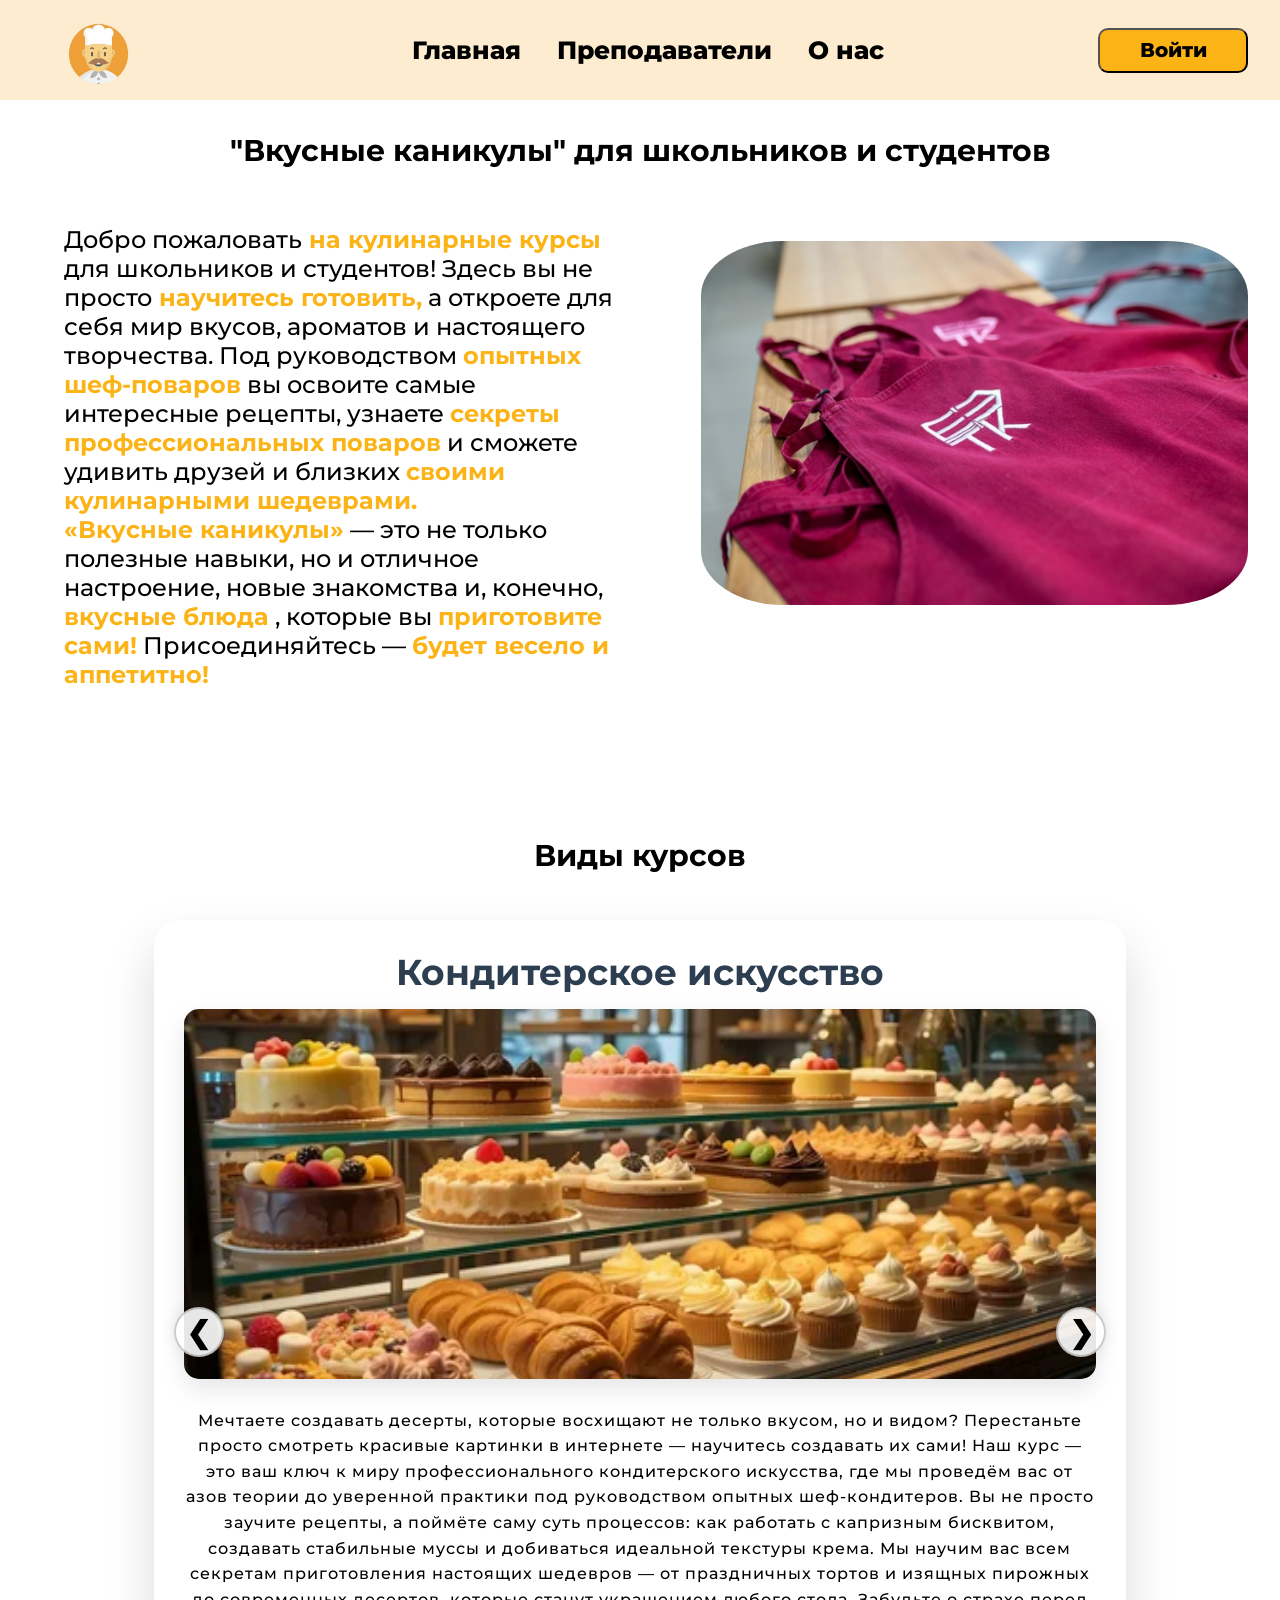
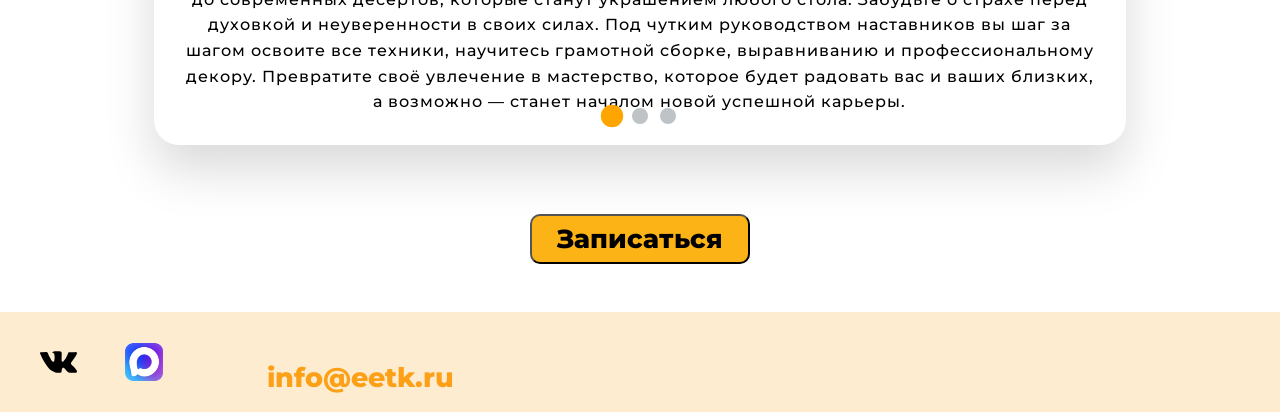
<file: index.html>
<!DOCTYPE html>
<html lang="ru">
<head>
    <meta charset="UTF-8">
    <meta name="viewport" content="width=device-width, initial-scale=1.0">
    <link rel="stylesheet" href="css/style.css">
    <link rel="stylesheet" href="css/form.css">
    <title>Вкусные каникулы</title>
    <script src="js/header-logic.js"></script>
    <script src="js/main.js"></script>
</head>
<body>
<div class="container">
    <header>
        <a href="./index.html" class="logo-a"><img src="img/logo.jpg" alt="logo" class="logo" id="#!"></a>
        <div class="menu">
            <ul class="nav">
                <a href="./index.html">
                    <li>Главная</li>
                </a>
                <a href="./teacher.html">
                    <li>Преподаватели</li>
                </a>
                <a href="./about.html">
                    <li>О нас</li>
                </a>
                <a id="accountLink" href="./account.html">
                    <li>Личный кабинет</li>
                </a>
                <a id="adminLink" href="./admin.html">
                    <li>Панель администратора</li>
                </a>
            </ul>
        </div>
        <div class="loginquit">
            <a id="loginButton" href="./login.html">
                <button type="submit" class="button">Войти</button>
            </a>
            <a id="quitButton" href="#!">
                <button type="submit" class="button">Выйти</button>
            </a>
        </div>
    </header>
    <main>
        <section class="kurs" id="kurs">
            <h1 class="kurs-prev">"Вкусные каникулы" для школьников и студентов</h1>
            <div class="kurs-info">
                <p class="kurs-text">Добро пожаловать<span class="orange"> на кулинарные курсы</span> для школьников и
                    студентов! Здесь вы не просто<span class="orange"> научитесь готовить,</span> а откроете для себя
                    мир вкусов, ароматов и настоящего творчества. Под руководством <span class="orange"> опытных шеф-поваров</span>
                    вы освоите самые интересные рецепты, узнаете <span
                            class="orange"> секреты профессиональных поваров</span> и сможете удивить друзей и близких
                    <span class="orange"> своими кулинарными шедеврами.</span> <br> <span class="orange">«Вкусные каникулы»</span>
                    — это не только полезные навыки, но и отличное настроение, новые знакомства и, конечно, <span
                            class="orange">вкусные блюда</span> , которые вы <span
                            class="orange"> приготовите сами!</span> Присоединяйтесь — <span class="orange">будет весело и аппетитно!</span>
                </p>
                <img src="img/mainer.jpg" alt="kurs" class="img-kurs">
            </div>
        </section>

        <h1 class="kurs-prev">Виды курсов</h1>
        <section class="slider-body">
            <div class="slider-container">
                <div class="slider">
                    <div class="slide active">
                        <h2>Кондитерское искусство</h2>
                        <img src="img/konditer.jpg" alt="Курс по кондитерству">
                        <p>Мечтаете создавать десерты, которые восхищают не только вкусом, но и видом? Перестаньте
                            просто смотреть красивые картинки в интернете — научитесь создавать их сами! Наш курс — это
                            ваш ключ к миру профессионального кондитерского искусства, где мы проведём вас от азов
                            теории до уверенной практики под руководством опытных шеф-кондитеров. Вы не просто заучите
                            рецепты, а поймёте саму суть процессов: как работать с капризным бисквитом, создавать
                            стабильные муссы и добиваться идеальной текстуры крема. Мы научим вас всем секретам
                            приготовления настоящих шедевров — от праздничных тортов и изящных пирожных до современных
                            десертов, которые станут украшением любого стола. Забудьте о страхе перед духовкой и
                            неуверенности в своих силах. Под чутким руководством наставников вы шаг за шагом освоите все
                            техники, научитесь грамотной сборке, выравниванию и профессиональному декору. Превратите
                            своё увлечение в мастерство, которое будет радовать вас и ваших близких, а возможно — станет
                            началом новой успешной карьеры.</p>
                    </div>

                    <div class="slide">
                        <h2>Современная выпечка</h2>
                        <img src="img/pe.webp" alt="Курс по выпечке">
                        <p>Устали от бабушкиных рецептов и хочется чего-то по-настоящему крутого и актуального? Хватит
                            мечтать о красивых десертах из соцсетей — пора научиться их готовить! Наш курс «Современная
                            выпечка» — это не про скучные пирожки, а про тренды, стиль и вкусы, которые взрывают
                            интернет. Мы научим тебя работать с самыми модными видами теста: от нежнейшего японского
                            бисквита «Кастелла» и хрустящих краффинов до идеальных чизкейков и воздушных макаронс. Ты
                            поймёшь, как добиться той самой текстуры и вкуса, за которыми раньше приходилось идти в
                            дорогую кофейню. Это твой шанс стать настоящим десертным трендсеттером! Забудь про готовые
                            смеси — мы покажем, как создавать авторские десерты, которые будут только у тебя. Ты сможешь
                            удивлять друзей на тусовках, готовить стильные подарки для родителей и собирать сотни лайков
                            в соцсетях своими кулинарными шедеврами. Преврати своё увлечение в модный навык, который
                            выделит тебя из толпы. Это отличный способ отдохнуть от учёбы, найти креативное хобби и,
                            возможно, даже начать свой собственный проект. Удивлять близких теперь можно не просто
                            пирогом, а настоящим произведением кондитерского искусства.</p>
                    </div>

                    <div class="slide">
                        <h2>Декор и оформление</h2>
                        <img src="img/dekor.jpg" alt="Курс по декору">
                        <p>Вы научитесь готовить и правильно использовать различные виды кремов — от нежных сливочных до
                            плотных масляных, освоите техники окрашивания, выравнивания тортов и создания классических
                            украшений, таких как цветы, бордюры и рельефные узоры. Отдельное внимание уделяется работе с
                            шоколадом: вы узнаете секреты темперирования, научитесь создавать изящные фигуры, ажурные
                            элементы, шоколадные вуали и эффектные подтёки, которые придают торту современный и стильный
                            вид. Работа с мастикой и сахарной пастой откроет для вас безграничные возможности для
                            творчества: вы сможете обтягивать торты, лепить объёмные фигурки, создавать реалистичные
                            цветы и сложные текстуры, превращая каждый десерт в произведение искусства. Курс сочетает в
                            себе теоретические знания и интенсивную практику под руководством опытного наставника. Вы не
                            только освоите технические приёмы, но и разовьёте чувство композиции, научитесь гармонично
                            сочетать цвета и реализовывать собственные творческие идеи. Этот курс станет отличной
                            основой для тех, кто хочет превратить увлечение в профессию, а также для всех, кто мечтает
                            радовать себя и близких уникальными и красивыми тортами для любого праздника.</p>
                    </div>


                    <button class="nav-button prev" onclick="prevSlide()">❮</button>
                    <button class="nav-button next" onclick="nextSlide()">❯</button>

                    <div class="indicators">
                        <span class="dot active" onclick="currentSlide(1)"></span>
                        <span class="dot" onclick="currentSlide(2)"></span>
                        <span class="dot" onclick="currentSlide(3)"></span>
                    </div>

                </div>
            </div>
        </section>
        <div class="button-types">
            <a href="./login.html">
                <button type="submit" class="button-type2">Записаться</button>
            </a>
        </div>

        <script>
            let slideIndex = 1;
            showSlides(slideIndex);

            function plusSlides(n) {
                showSlides(slideIndex += n);
            }

            function currentSlide(n) {
                showSlides(slideIndex = n);
            }

            function prevSlide() {
                plusSlides(-1);
            }

            function nextSlide() {
                plusSlides(1);
            }

            function showSlides(n) {
                const slides = document.querySelectorAll('.slide');
                const dots = document.querySelectorAll('.dot');

                if (n > slides.length) {
                    slideIndex = 1;
                }
                if (n < 1) {
                    slideIndex = slides.length;
                }

                slides.forEach((slide, i) => {
                    slide.style.display = (i === slideIndex - 1) ? 'block' : 'none';
                });

                dots.forEach((dot, i) => {
                    dot.classList.toggle('active', i === slideIndex - 1);
                });
            }
        </script>

    </main>
    <footer class="footer">
        <div class="footer-link">
            <ul class="app">
                <li><a href="#!"><img src="img/vkon.svg" alt="vk"></a></li>
                <li><a href="#!"><img src="img/max.jpg" alt="wapp" class="max"></a></li>
                <p class="fotter-p">info@eetk.ru</p>
            </ul>
        </div>
    </footer>


</div>
</body>
</html>
</file>
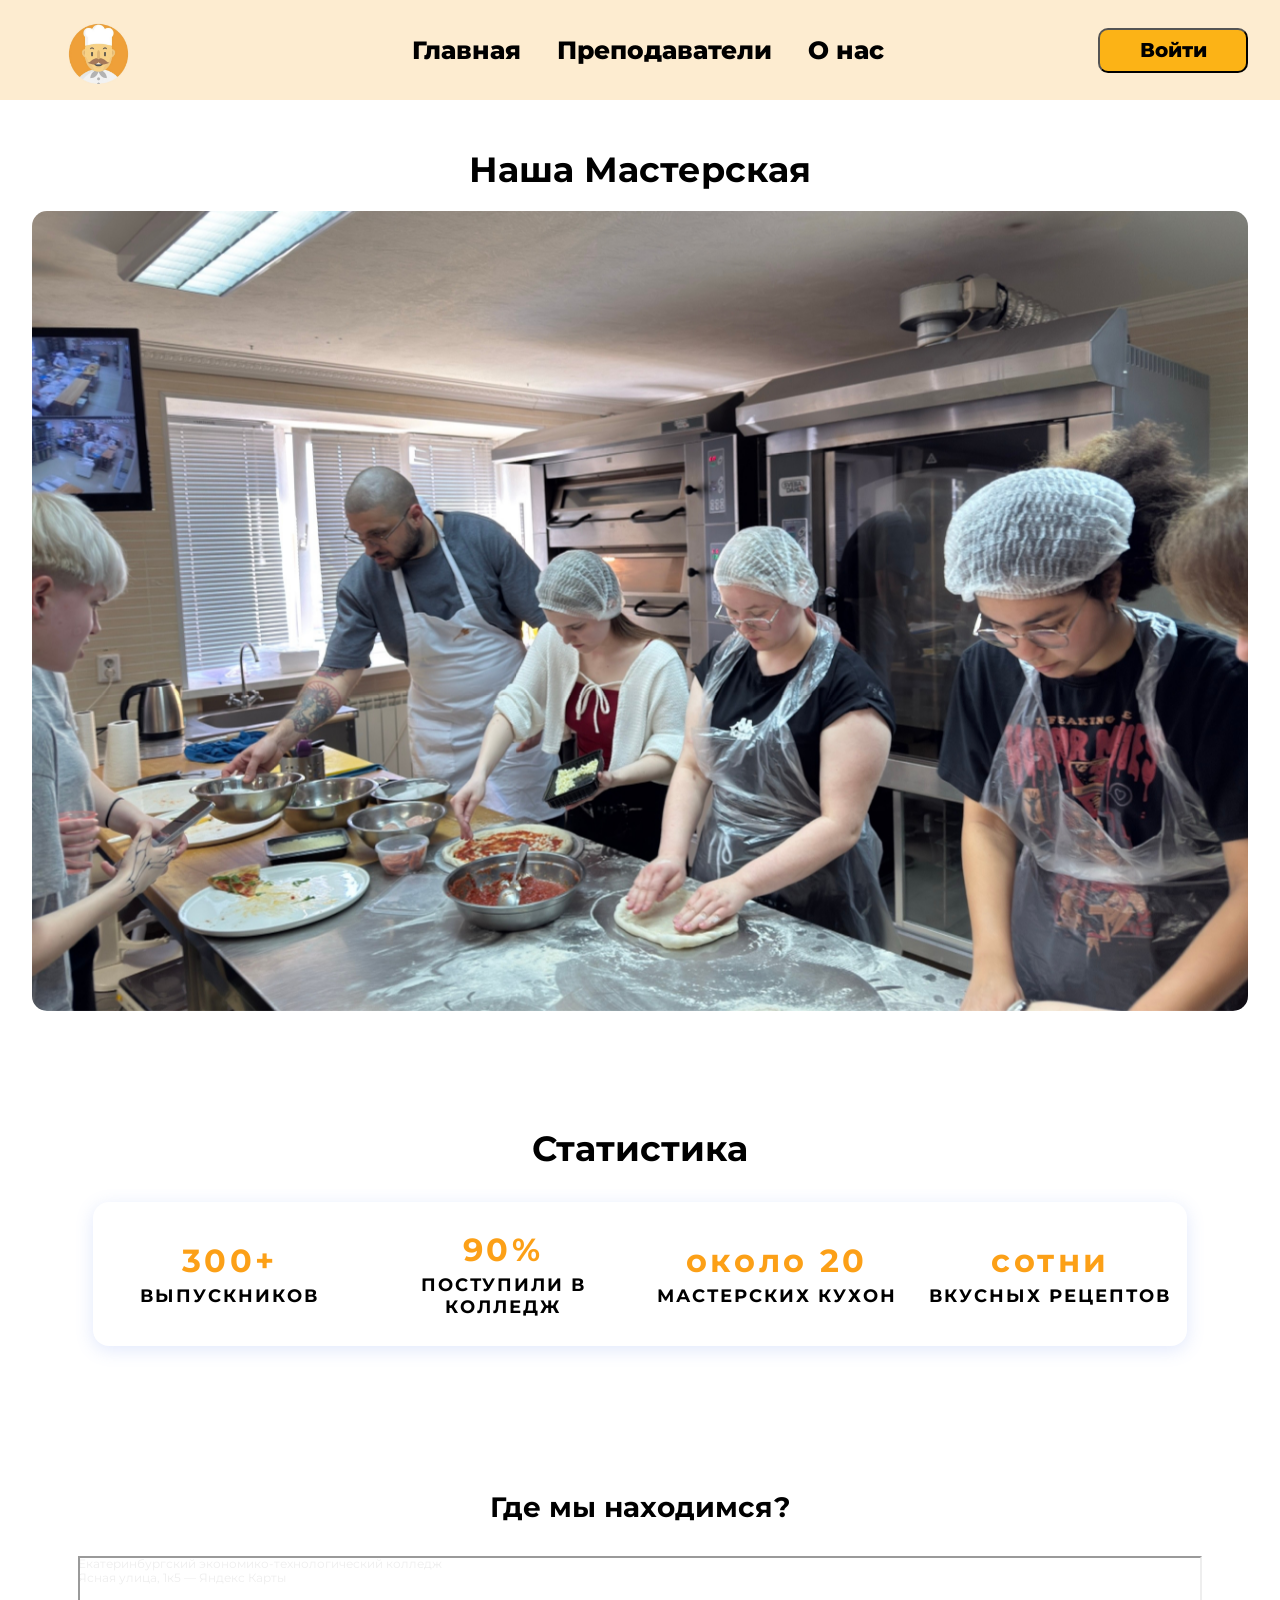
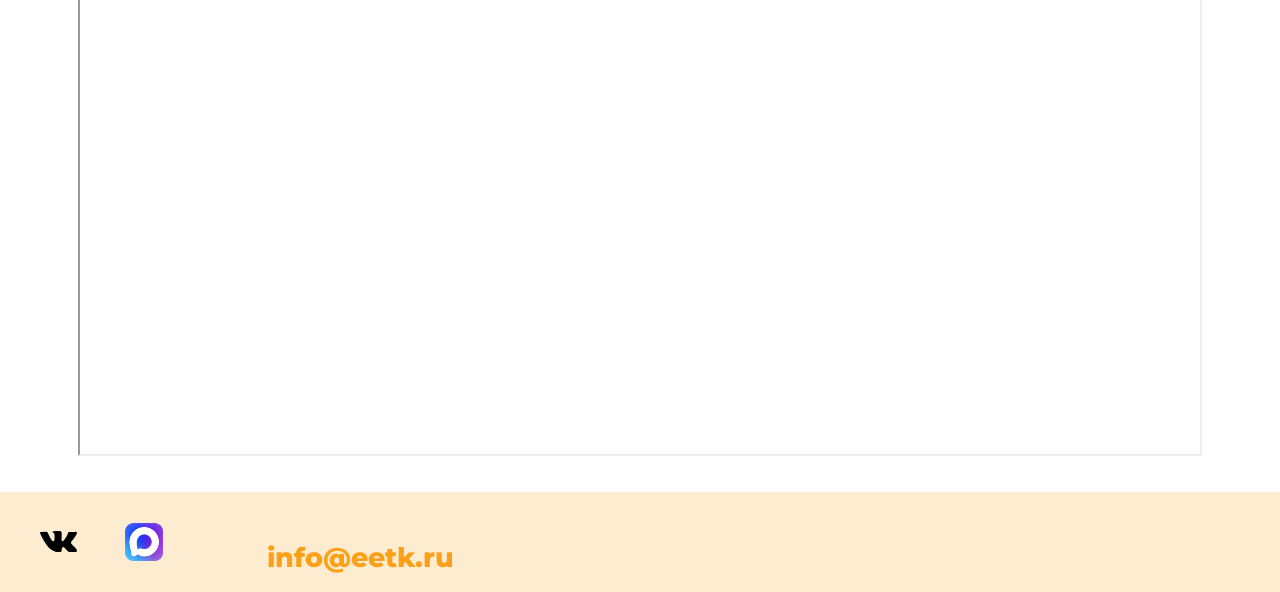
<file: about.html>
<!DOCTYPE html>
<html lang="ru">
<head>
    <meta charset="UTF-8">
    <meta name="viewport" content="width=device-width, initial-scale=1.0">
    <link rel="stylesheet" href="css/style.css">
    <link rel="stylesheet" href="swiper/swiper-bundle.min.css">
    <title>Вкусные каникулы</title>
    <script src="swiper/swiper-bundle.js"></script>
    <script src="js/header-logic.js"></script>
    <script src="js/swiper.js"></script>
    <script src="js/main.js"></script>
</head>
<body>
<div class="container">
    <header>
        <a href="./index.html" class="logo-a"><img src="img/logo.jpg" alt="logo" class="logo" id="#!"></a>
        <div class="menu">
            <ul class="nav">
                <a href="./index.html">
                    <li>Главная</li>
                </a>
                <a href="./teacher.html">
                    <li>Преподаватели</li>
                </a>
                <a href="./about.html">
                    <li>О нас</li>
                </a>
                <a id="accountLink" href="./account.html">
                    <li>Личный кабинет</li>
                </a>
                <a id="adminLink" href="./admin.html">
                    <li>Панель администратора</li>
                </a>
            </ul>
        </div>
        <div class="loginquit">
            <a id="loginButton" href="./login.html">
                <button type="submit" class="button">Войти</button>
            </a>
            <a id="quitButton" href="#!">
                <button type="submit" class="button">Выйти</button>
            </a>
        </div>
    </header>
    <main>
        <section calss="about-slider" id="us">
            <h1 class="swiper-preview">Наша Мастерская</h1>
            <div class="mySwiper swiper">
                <div class="swiper-wrapper">
                    <div class="swiper-img swiper-slide"><img src="img/slider1.jpg" alt="swiper1"></div>
                    <div class="swiper-img swiper-slide"><img src="img/slider2.jpg" alt="swiper2"></div>
                    <div class="swiper-img swiper-slide"><img src="img/slider3.jpg" alt="swiper4"></div>
                    <div class="swiper-img swiper-slide"><img src="img/slider4.jpg" alt="swiper5"></div>
                    <div class="swiper-img swiper-slide"><img src="img/slider5.jpg" alt="swiper6"></div>
                    <div class="swiper-img swiper-slide"><img src="img/slider6.jpg" alt="swiper7"></div>
                    <div class="swiper-img swiper-slide"><img src="img/slider.jpg" alt="swiper8"></div>
                </div>
            </div>
        </section>
        <section class="review" id="review">
            <h1 class="review-preview">Статистика</h1>
            <div class="review__statistics__inner">
                <div class="review__item">
                    <h2 class="review__item-title">300+</h2>
                    <p class="review__item-text">выпускников</p>
                </div>
                <div class="review__item">
                    <h2 class="review__item-title">90%</h2>
                    <p class="review__item-text">поступили в колледж</p>
                </div>
                <div class="review__item">
                    <h2 class="review__item-title">около 20</h2>
                    <p class="review__item-text">мастерских кухон</p>
                </div>
                <div class="review__item">
                    <h2 class="review__item-title">сотни</h2>
                    <p class="review__item-text">вкусных рецептов</p>
                </div>
            </div>
        </section>
        <h2 class="swiper-h">Где мы находимся?</h2>
        <div style="position:relative;overflow:hidden; margin-top: 1rem; margin-bottom: 2rem; text-align: center; margin-left: 1rem; margin-right: 1rem;">
            <a href="https://yandex.ru/maps/54/yekaterinburg/?utm_medium=mapframe&utm_source=maps"
               style="color:#eee;font-size:12px;position:absolute;top:0px;">Екатеринбургский экономико-технологический
                колледж</a><a
                href="https://yandex.ru/maps/54/yekaterinburg/house/yasnaya_ulitsa_1k5/YkkYcw9lT0AEQFtsfXRwdH1kZw==/?ll=60.585707%2C56.815125&utm_medium=mapframe&utm_source=maps&z=18.33"
                style="color:#eee;font-size:12px;position:absolute;top:14px;">Ясная улица, 1к5 — Яндекс Карты</a>
            <iframe src="https://yandex.ru/map-widget/v1/?ll=60.585707%2C56.815125&mode=search&ol=geo&ouri=ymapsbm1%3A%2F%2Fgeo%3Fdata%3DCgg1NjA3MzM0MRJs0KDQvtGB0YHQuNGPLCDQodCy0LXRgNC00LvQvtCy0YHQutCw0Y8g0L7QsdC70LDRgdGC0YwsINCV0LrQsNGC0LXRgNC40L3QsdGD0YDQsywg0K_RgdC90LDRjyDRg9C70LjRhtCwLCAx0Lo1IgoNtldyQhW9QmNC&z=18.33"
                    width="90%" height="500" allowfullscreen="true" style="position:relative;"></iframe>
        </div>
    </main>
    <footer class="footer">
        <div class="footer-link">
            <ul class="app">
                <li><a href="#!"><img src="img/vkon.svg" alt="vk" class="vk"></a></li>
                <li><a href="#!"><img src="img/max.jpg" alt="wapp" class="max"></a></li>
                <p class="fotter-p">info@eetk.ru</p>
            </ul>

        </div>
    </footer>
</div>
</body>
</html>
</file>
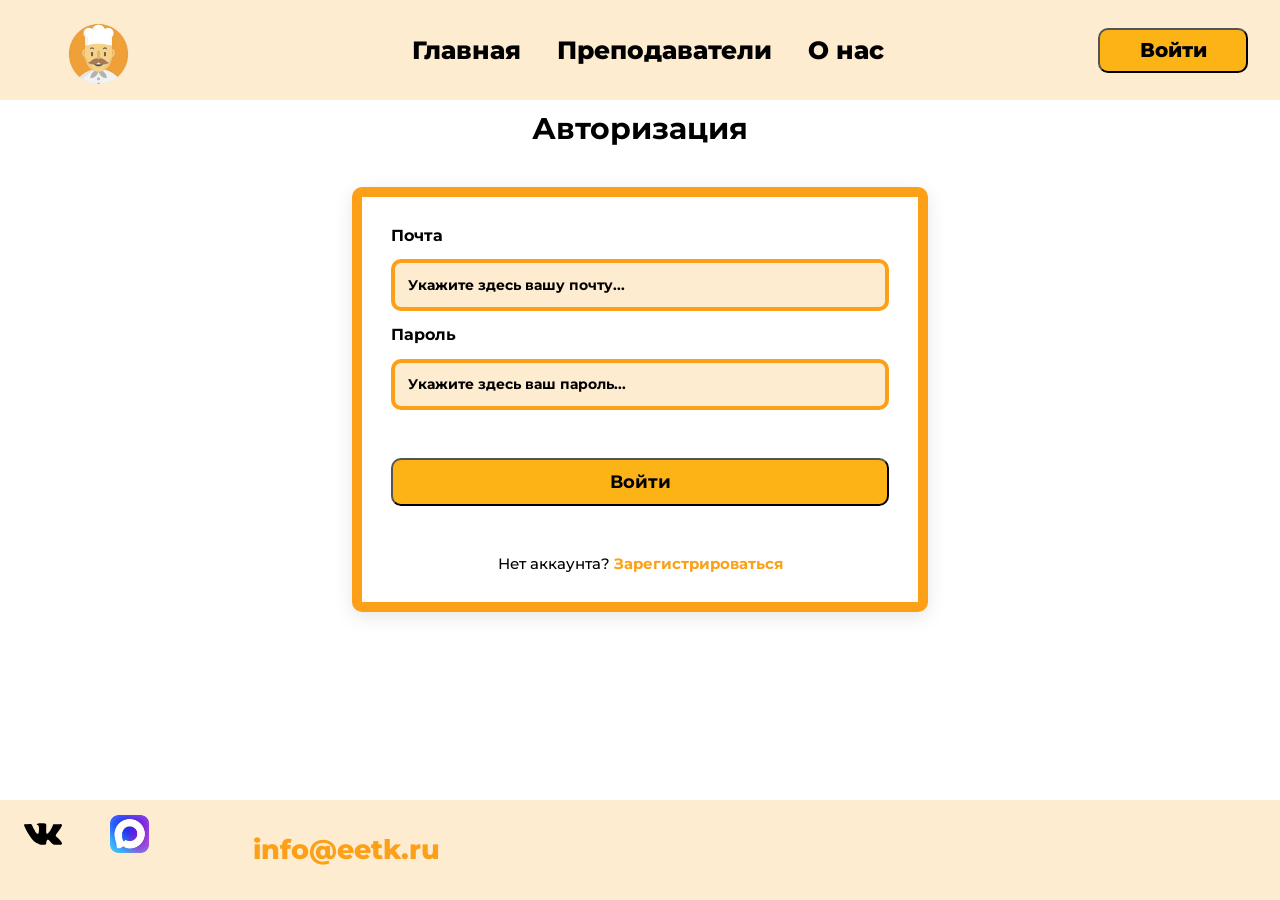
<file: account.html>
<!DOCTYPE html>
<html lang="ru">
<head>
    <meta charset="UTF-8">
    <meta name="viewport" content="width=device-width, initial-scale=1.0">
    <link rel="stylesheet" href="css/style.css">
    <link rel="stylesheet" href="css/form.css">
    <title>Личный кабинет Вкусные каникулы</title>
    <script src="js/tester/login-test.js"></script>
    <script type="module" src="js/getter/account-getter-order.js"></script>
    <script type="module" src="js/form-logic/account-add-order-form.js"></script>
    <script src="js/header-logic.js"></script>
    <script src="js/main.js"></script>
</head>
<body>
<div class="container">
    <header>
        <a href="./index.html" class="logo-a"><img src="img/logo.jpg" alt="logo" class="logo" id="#!"></a>
        <div class="menu">
            <ul class="nav">
                <a href="./index.html">
                    <li>Главная</li>
                </a>
                <a href="./teacher.html">
                    <li>Преподаватели</li>
                </a>
                <a href="./about.html">
                    <li>О нас</li>
                </a>
                <a id="accountLink" href="./account.html">
                    <li>Личный кабинет</li>
                </a>
                <a id="adminLink" href="./admin.html">
                    <li>Панель администратора</li>
                </a>
            </ul>
        </div>
        <div class="loginquit">
            <a id="loginButton" href="./login.html">
                <button type="submit" class="button">Войти</button>
            </a>
            <a id="quitButton" href="#!">
                <button type="submit" class="button">Выйти</button>
            </a>
        </div>
    </header>
    <main>
        <h1 class="kurs-prev2">Личный кабинет</h1>
        <div class="user-info-bar">
            Вы вошли как: <b id="userEmail">...</b>
            | Возраст: <b id="userAge">...</b>
        </div>
        <section class="add">
            <h2 class="kurs-h2">Подать заявку</h2>
            <form id="order-form" class="form2">
                <div class="form-inputs">
                    Категория<select id="productName" required>
                    <option value="Дошкольник">Дошкольник</option>
                    <option value="Школьник">Школьник</option>
                    <option value="Студент">Студент</option>
                </select>
                    Выбор курса<select name="курс" id="kurs" required>
                    <option value="Кондитерское искусство">Кондитерское искусство</option>
                    <option value="Современная выпечка">Современная выпечка</option>
                    <option value="Декор и оформление">Декор и оформление</option>
                </select>
                </div>
                <button class="button-form" type="submit">Отправить</button>
            </form>
        </section>
        <section class="add2">
            <h2 class="kurs-h2">Ваши заявки</h2>
            <div class="table-kurs">
                <div id="myOrdersInner">

                </div>
            </div>

        </section>
    </main>
    <footer class="footer2">
        <div class="footer-link">
            <ul class="app">
                <li>
                    <a href="#!"><img src="img/vkon.svg" alt="vk"></a>
                </li>
                <li>
                    <a href="#!"><img src="img/max.jpg" alt="wapp" class="max"></a>
                </li>
                <p class="fotter-p">info@eetk.ru</p>
            </ul>
        </div>
    </footer>
</div>
</body>
</html>
</file>
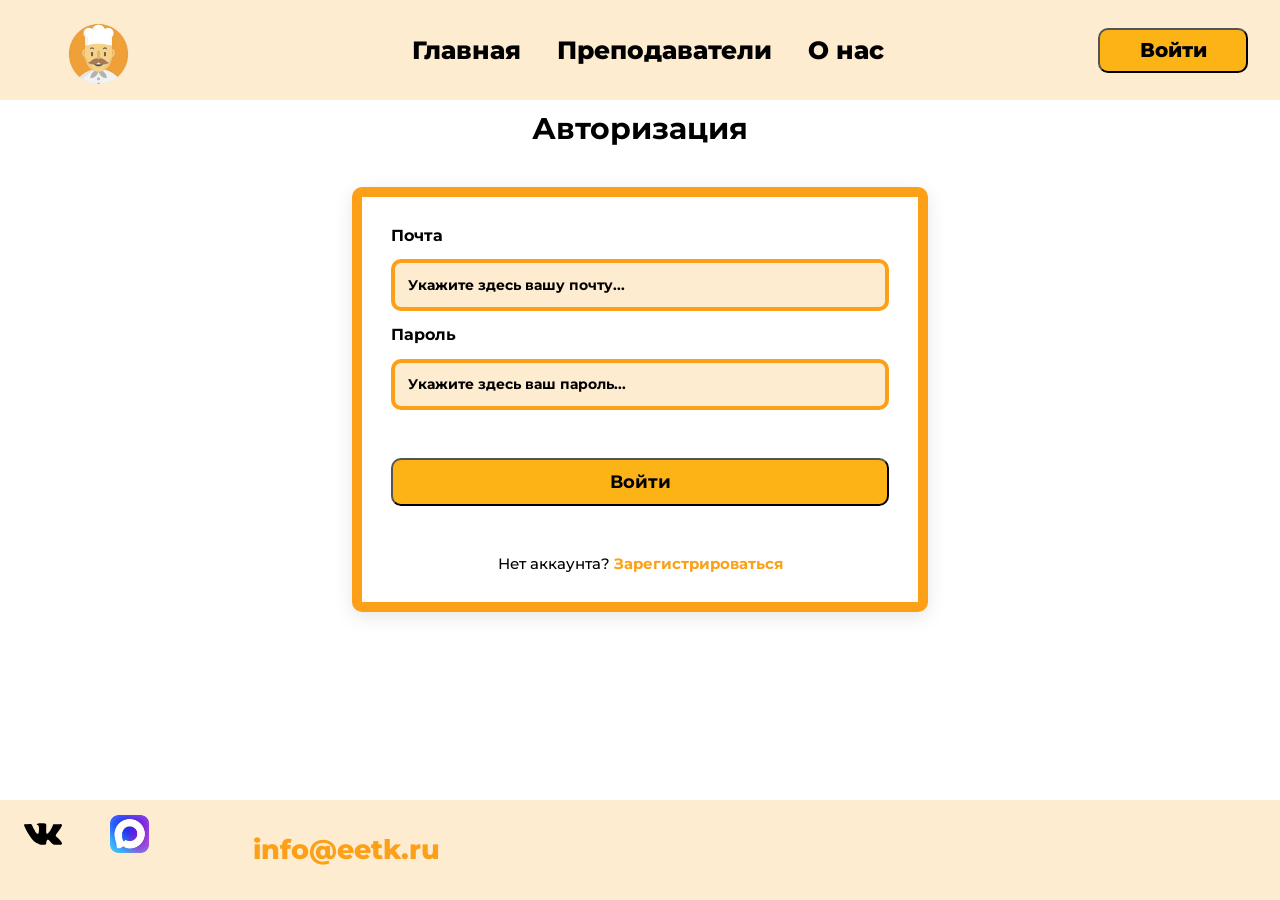
<file: login.html>
<!DOCTYPE html>
<html lang="ru">
<head>
    <meta charset="UTF-8">
    <meta name="viewport" content="width=device-width, initial-scale=1.0">
    <link rel="stylesheet" href="css/style.css">
    <link rel="stylesheet" href="css/form.css">
    <title>Авторизация в Вкусные каникулы</title>
    <script  type="module" src="js/form-logic/login-form.js"></script>
    <script src="js/header-logic.js"></script>
    <script src="js/main.js"></script>
</head>
<body>
<div class="container">
    <header>
        <a href="./index.html" class="logo-a"><img src="img/logo.jpg" alt="logo" class="logo" id="#!"></a>
        <div class="menu">
            <ul class="nav">
                <a href="./index.html">
                    <li>Главная</li>
                </a>
                <a href="./teacher.html">
                    <li>Преподаватели</li>
                </a>
                <a href="./about.html">
                    <li>О нас</li>
                </a>
                <a id="accountLink" href="./account.html">
                    <li>Личный кабинет</li>
                </a>
                <a id="adminLink" href="./admin.html">
                    <li>Панель администратора</li>
                </a>
            </ul>
        </div>
        <div class="loginquit">
            <a id="loginButton" href="./login.html">
                <button type="submit" class="button">Войти</button>
            </a>
            <a id="quitButton" href="#!">
                <button type="submit" class="button">Выйти</button>
            </a>
        </div>
    </header>
    <h1 class="kurs-prev2">Авторизация</h1>
    <form id="login-form" class="form2">
        <div class="form-inputs">
            Почта<input type="email" minlength="6" required id="email" placeholder="Укажите здесь вашу почту...">
            Пароль<input type="password" id="pass" required placeholder="Укажите здесь ваш пароль...">
        </div>
        <button class="button-form" type="submit">Войти</button>
        <p>Нет аккаунта?
            <a href="reg.html" class="form-a">Зарегистрироваться</a>
        </p>
    </form>
    <footer class="footer-login">
        <div class="footer-link">
            <ul class="app">
                <li>
                    <a href="#!"><img src="img/vkon.svg" alt="vk"></a>
                </li>
                <li>
                    <a href="#!"><img src="img/max.jpg" alt="wapp" class="max"></a>
                </li>
                <p class="fotter-p">info@eetk.ru</p></ul>
        </div>
    </footer>
</div>
</body>
</html>
</file>
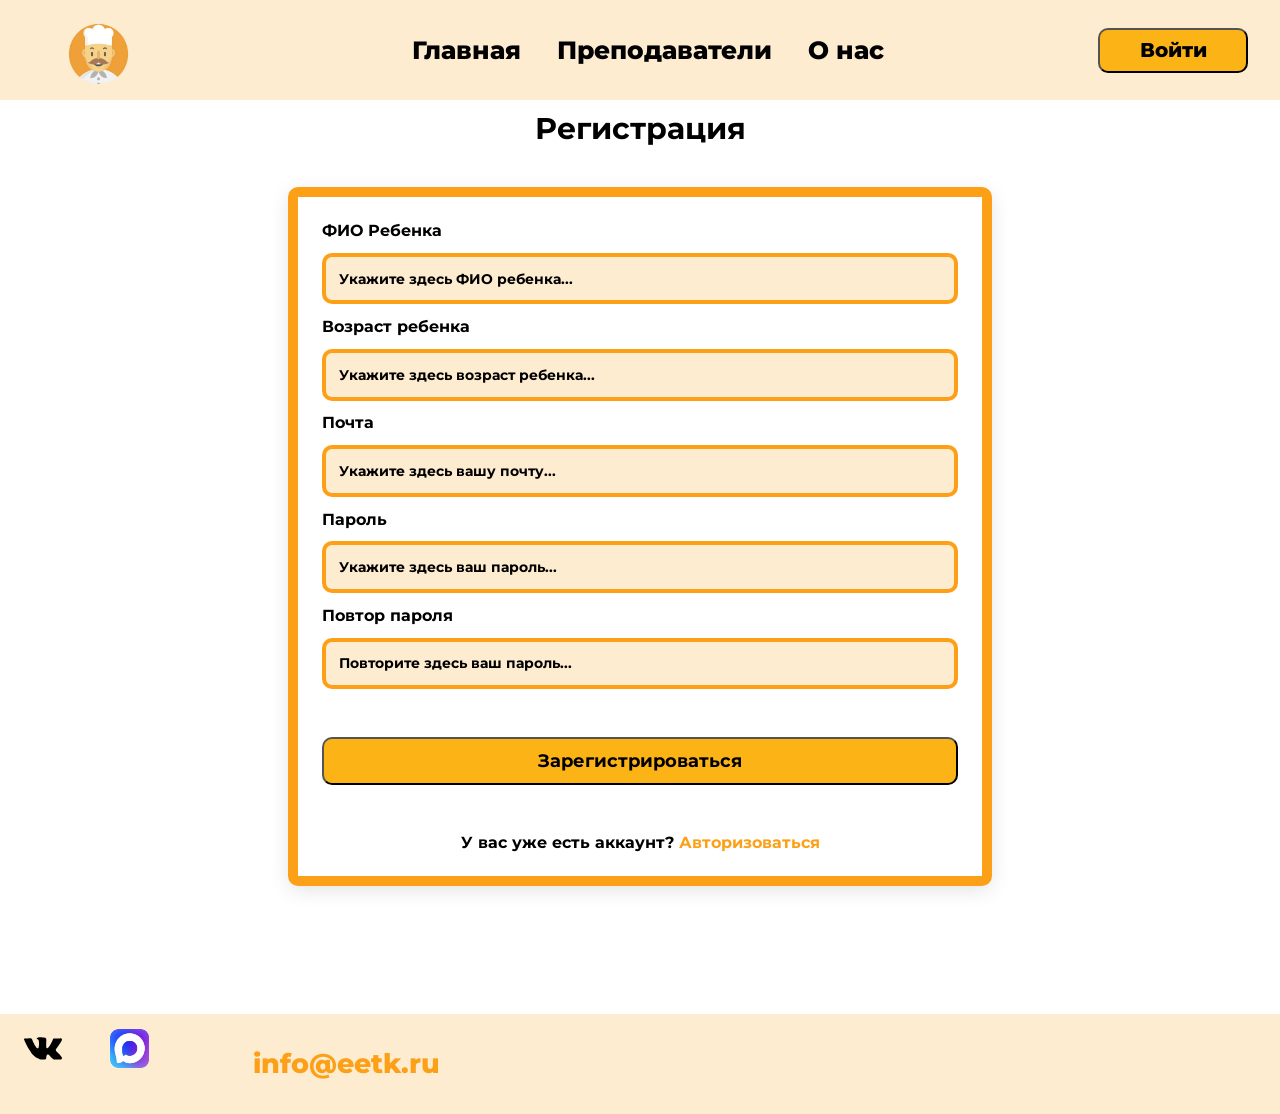
<file: reg.html>
<!DOCTYPE html>
<html lang="ru">
<head>
    <meta charset="UTF-8">
    <meta name="viewport" content="width=device-width, initial-scale=1.0">
    <link rel="stylesheet" href="css/style.css">
    <link rel="stylesheet" href="css/form.css">
    <title>Регистрация в Вкусные каникулы</title>
    <script type="module" src="js/form-logic/regin-form.js"></script>
    <script src="js/header-logic.js"></script>
    <script src="js/main.js"></script>
</head>
<body>
<div class="container">
    <header>
        <a href="./index.html" class="logo-a"><img src="img/logo.jpg" alt="logo" class="logo" id="#!"></a>
        <div class="menu">
            <ul class="nav">
                <a href="./index.html">
                    <li>Главная</li>
                </a>
                <a href="./teacher.html">
                    <li>Преподаватели</li>
                </a>
                <a href="./about.html">
                    <li>О нас</li>
                </a>
                <a id="accountLink" href="./account.html">
                    <li>Личный кабинет</li>
                </a>
                <a id="adminLink" href="./admin.html">
                    <li>Панель администратора</li>
                </a>
            </ul>
        </div>
        <div class="loginquit">
            <a id="loginButton" href="./login.html">
                <button type="submit" class="button">Войти</button>
            </a>
            <a id="quitButton" href="#!">
                <button type="submit" class="button">Выйти</button>
            </a>
        </div>
    </header>
    <h1 class="kurs-prev2">Регистрация</h1>
    <form id="regin-form" class="form2">
        <div class="form-inputs">
            ФИО Ребенка<input type="text" id="name-kid" minlength="8" required
                              placeholder="Укажите здесь ФИО ребенка...">
            Возраст ребенка<input type="number" id="age" required placeholder="Укажите здесь возраст ребенка...">
            Почта<input type="email" minlength="6" required id="email" placeholder="Укажите здесь вашу почту...">
            Пароль<input type="password" minlength="8" required id="pass" placeholder="Укажите здесь ваш пароль...">
            Повтор пароля<input type="password" minlength="8" required id="passrepeat"
                                placeholder="Повторите здесь ваш пароль...">
        </div>

        <button class="button-form" type="submit">Зарегистрироваться</button>
        <p class="form-link">У вас уже есть аккаунт?
            <a href="./login.html" class="form-a">Авторизоваться
        </p>
        </a>
    </form>

    <footer class="footer2">
        <div class="footer-link">
            <ul class="app">
                <li>
                    <a href="#!"><img src="img/vkon.svg" alt="vk"></a>
                </li>
                <li>
                    <a href="#!"><img src="img/max.jpg" alt="wapp" class="max"></a>
                </li>
                <p class="fotter-p">info@eetk.ru</p>
            </ul>

        </div>
    </footer>
</div>
</body>
</html>
</file>
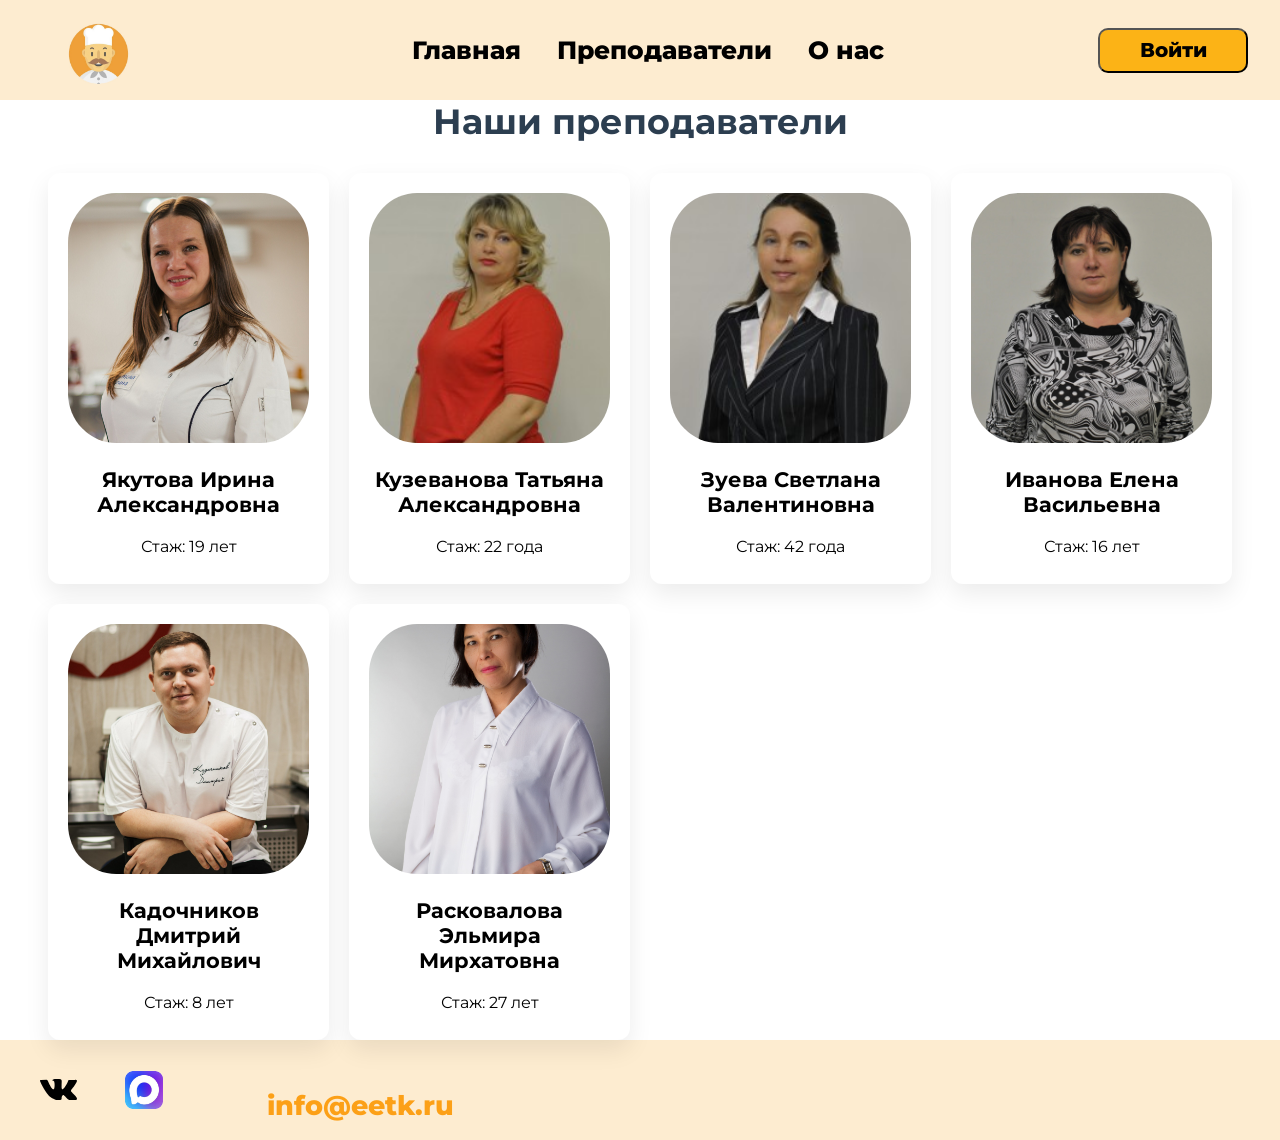
<file: teacher.html>
<!DOCTYPE html>
<html lang="ru">
<head>
    <meta charset="UTF-8">
    <meta name="viewport" content="width=device-width, initial-scale=1.0">
    <link rel="stylesheet" href="css/style.css">
    <link rel="stylesheet" href="css/form.css">
    <title>Вкусные каникулы</title>
    <script src="js/header-logic.js"></script>
    <script src="js/main.js"></script>
</head>
<body>
<div class="container">
    <header>
        <a href="./index.html" class="logo-a"><img src="img/logo.jpg" alt="logo" class="logo" id="#!"></a>
        <div class="menu">
            <ul class="nav">
                <a href="./index.html">
                    <li>Главная</li>
                </a>
                <a href="./teacher.html">
                    <li>Преподаватели</li>
                </a>
                <a href="./about.html">
                    <li>О нас</li>
                </a>
                <a id="accountLink" href="./account.html">
                    <li>Личный кабинет</li>
                </a>
                <a id="adminLink" href="./admin.html">
                    <li>Панель администратора</li>
                </a>
            </ul>
        </div>
        <div class="loginquit">
            <a id="loginButton" href="./login.html">
                <button type="submit" class="button">Войти</button>
            </a>
            <a id="quitButton" href="#!">
                <button type="submit" class="button">Выйти</button>
            </a>
        </div>
    </header>
    <main>
        <section class="teachers-section">
            <h2>Наши преподаватели</h2>
            <div class="teachers-grid">
                <!-- Карточка преподавателя -->
                <div class="teacher-card" onclick="showModal(0)">
                    <img src="img/yakutova.jpg" class="img-modal"></img>
                    <h3>Якутова Ирина Александровна</h3>
                    <p>Стаж: 19 лет</p>
                </div>
                <div class="teacher-card" onclick="showModal(1)">
                    <img src="img/kuzevanova.jpg" class="img-modal"></img>
                    <h3>Кузеванова Татьяна Александровна</h3>
                    <p>Стаж: 22 года</p>
                </div>
                <div class="teacher-card" onclick="showModal(2)">
                    <img src="img/zueva.jpg" class="img-modal"></img>
                    <h3>Зуева Светлана Валентиновна</h3>
                    <p>Стаж: 42 года</p>
                </div>
                <div class="teacher-card" onclick="showModal(3)">
                    <img src="img/ivanova.jpg" class="img-modal"></img>
                    <h3>Иванова Елена Васильевна</h3>
                    <p>Стаж: 16 лет</p>
                </div>
                <div class="teacher-card" onclick="showModal(4)">
                    <img src="img/kadochnikov.jpg" class="img-modal"></img>
                    <h3>Кадочников Дмитрий Михайлович</h3>
                    <p>Стаж: 8 лет</p>
                </div>
                <div class="teacher-card" onclick="showModal(5)">
                    <img src="img/raskovalova.jpg" class="img-modal"></img>
                    <h3>Расковалова Эльмира Мирхатовна</h3>
                    <p>Стаж: 27 лет</p>
                </div>

            </div>
        </section>

        <!-- Модальное окно -->
        <div id="modal" class="modal">
            <div class="modal-content">
                <span class="close-btn" onclick="closeModal()">×</span>
                <h3 id="modal-name" class="modal-name-h"></h3>
                <p id="modal-description" class="modal-name-p"></p>
                <p id="modal-education" class="modal-name-education"></p>
                <p id="modal-prize" class="modal-name-prize"></p>

            </div>
        </div>


    </main>
    <footer class="teacher-footer">
        <div class="footer-link">
            <ul class="app">
                <li><a href="#!"><img src="img/vkon.svg" alt="vk"></a></li>
                <li><a href="#!"><img src="img/max.jpg" alt="wapp" class="max"></a></li>
                <p class="fotter-p">info@eetk.ru</p>
            </ul>
        </div>
    </footer>
    <script src="js/teacher-modal.js"></script>
</div>
</body>
</html>
</file>
<file: css/style.css>
@import url('https://fonts.googleapis.com/css2?family=Montserrat:ital,wght@0,100..900;1,100..900&display=swap');

* {
    margin: 0;
    padding: 0;
    box-sizing: border-box;
    outline: 0;
    font-family: "Montserrat", sans-serif;
    user-select: none;
}

body {
    transition: all .3s;
    font-family: "Montserrat", sans-serif;
    width: 100%;
    min-width: 100%;
    max-width: 100%;
}

a {
    transition: all .3s;
    text-decoration: none;
}

a:hover {
    transition: all .3s;
}

.container {
    /* justify-content: space-between; */
    width: 100%;
}

header {
    z-index: 1000;
    position: fixed;
    display: flex;
    flex-wrap: nowrap;
    text-wrap: nowrap;
    justify-content: space-around;
    align-items: center;
    min-height: 100px;
    height: 100px;
    max-height: 100px;
    top: 0;
    margin: 0;
    border: none;
    padding: 1rem;
    font-size: 26px;
    background: #fdecd0;
    /* flex-direction: row; */
    width: 100%;
    /* background-color: rgb(255, 205, 176); */
}

.logo-a {
    width: 5%;
    /* padding: 25px 0px 10px 0px; */

}

.logo {
    width: 180%;
}

.menu {
    list-style: none;
    display: flex;
    justify-content: center;
    align-items: center;
    /* padding-top: 50px; */
}

.loginquit {
    width: 15%;
}

.menu {
    width: 80% !important;
    display: flex;
    flex-direction: row;
    justify-content: center;
    align-items: center;
}

.nav {
    width: 100%;
    display: flex;
    flex-direction: row;
    justify-content: center;
    align-items: center;
}

.nav a li {
    font-size: 25px;
}

button {
    transition: all .3s;
    width: 220px;
    height: 50px;
    font-size: 26px;
    border-radius: 10px;
    color: black;
    background: #fcb316;
    font-weight: 800;
    /* margin: 50px 50px 20px 70px; */
    cursor: pointer;
}

.orange {
    color: #fcb316;
    font-weight: 700;

}

.button-form {
    transition: all .3s;
    width: 100%;
    height: 50px;
    color: black;
    font-size: 20px;
    border-radius: 10px;;
    background: #fcb316;
    margin: 3rem auto;
    cursor: pointer;
    font-weight: 700;
}

.button-form:hover {
    transition: all .1s;
    border: 3px solid black;
    background-color: transparent;
    color: black;

}

.button-types {
    margin-top: 2rem;
    text-align: center;
    margin-bottom: 3rem;
}

button:hover {
    transition: all .1s;
    border: 3px solid black;
    color: black;
    background: rgb(255, 210, 88);

}

.logo {
    border-radius: 0;
    border: 3px;
}

.nav li {
    transition: all .3s;
    display: inline;
    padding: 30px 35px;
    padding-top: 40px;
    margin-top: 50px;
    color: black;
    font-weight: 800;
}

.nav li:hover {
    transition: all .3s;
    color: #fca017;

}

.nav li:active {
    transition: all .3s;
    color: black;
}

.nav a {
    text-decoration: none;
}

.header p {
    padding: 40px 0 10px 0;
    color: crimson;
    font-size: 27px;
    font-weight: 500;
}



.kurs-prev {
    text-align: center;
    font-size: 35px;
    padding-bottom: 0.5rem;
}

.kurs-info {
    display: flex;
}

.img-kurs {
    width: 40%;
    height: 40%;
    border-radius: 15%;
    margin-top: 4rem;
    margin-bottom: 12.5rem;
    margin-left: 1.5rem;
}

.kurs-text {
    padding-right: 3rem;
    font-size: 2rem;
    font-weight: 500;
    padding-top: 5rem;
    padding-left: 2rem;
    width: 1000px;

}

section {

    padding: 2rem;
}

ul {
    line-height: 1.5;
}

ul.plus li {
    list-style: none;
    font-size: 20px;
    text-align: left;
}

ul.plus li::before {
    content: '✓';
    margin-left: .5rem;
    margin-right: .25rem;
}

main {

    margin-top: 100px;
}


label {
    margin-bottom: 1rem;

}

/* секция анкета */

.profile-blank-item input, select {
    font-size: 16px;
}

.profile-blank-item option {
    color: #455cc6;
    font-weight: 600;

}


.c-style {
    width: 16px;
    height: 16px;
    border: 1px solid #455cc6;
    position: absolute;
    border-radius: 5px;
    margin-left: -25px;
}

.check_box:checked + .c-style::before {
    content: "";
    width: 9px;
    height: 9px;
    border-radius: 50%;
    background-color: #455cc6;
    position: absolute;
    top: 50%;
    left: 50%;
    transform: translate(-50%, -50%);
}


.mySwiper {
    width: 70%;
    height: 800px;
    margin: 20px auto;
    border-radius: 15px;
    overflow: hidden;
}

.mySwiper .swiper-slide {
    display: flex;
    justify-content: center;
    height: 100%;
    align-items: center;
    background: #f0f0f0;
}

.mySwiper .swiper-slide img {
    width: 100%;
    height: 100%;
    object-fit: cover;
    object-position: center;
}


.review {
    display: flex;
    flex-direction: column;
    justify-content: center;
    align-items: center;
    width: 100%;
    padding: 2rem;
    min-height: 200px;
    height: auto;
}

.review-preview {
    text-align: center;
    font-size: 35px;
    font-weight: 700;
    margin-top: 2rem;
}

.review__statistics__inner {
    background: #fff;
    box-shadow: 0px 4px 18px rgba(88, 126, 236, 0.18);
    border-radius: 16px;
    margin: 0 0 80px 0;
    position: relative;
    z-index: 5;
    display: flex;
    justify-content: center;
    width: 1500px;
    align-items: center;
    text-align: center;
    padding: 28px 0px;
    margin-top: 2rem;
}

.review__item {
    flex: 0 1 33%;
    text-align: center;
}

.review__item-title {
    color: #fca017;
    font-size: 36px;
    font-weight: 700;
    letter-spacing: 3.4px;
    margin-bottom: 5px;
}

.review__item-text {
    color: #000;
    font-size: 20px;
    font-weight: 700;
    letter-spacing: 2px;
    text-transform: uppercase;
}

.footer {
    height: 100px;
    width: 100%;
    background-color: #fdecd0;
    padding: 1rem;
    position: relative !important;;


}

.teacher-footer {
    height: 100px;
    width: 100%;
    background-color: #fdecd0;
    padding: 1rem;

}

.footer2 {
    height: 100px;
    width: 100%;
    margin-top: 3rem;
    background-color: #fdecd0;
    position: relative;
    right: 0;
    bottom: 0;
}

.footer-login {
    height: 100px;
    width: 100%;
    margin-top: 3rem;
    background-color: #fdecd0;

    right: 0;
    bottom: 0;
    position: fixed;
}

.fotter-p {
    transition: all .3s;
    font-size: 27px;
    margin-top: 30px;
    margin-left: 5rem;
    font-weight: 800;
    color: #fca017;
}

.fotter-p:hover {
    transition: all .3s;
    color: black;
    cursor: pointer;
}

.app {
    display: flex;
    list-style: none;
    text-align: center;
    color: #fff;
}

.app p {
    text-align: right;
}

.app li {
    width: 3%;
    margin-top: 15px;
    margin-left: 1.5rem;
    margin-right: 1.5rem;
}

.max {
    width: 90%;
    border-radius: 20%;
}

.swiper-h {
    margin-top: 2rem;
    margin-bottom: 2rem;
    text-align: center;
    font-size: 28px;
}

.img-sw {
    width: 15%;
    margin-bottom: 2rem;
}

.swiper-preview {
    text-align: center;
    margin-top: 1rem;
    font-size: 35px;
}

.swiper-block {
    display: block;
}


.swiper-img {
    display: block;
}

.slider-body {
    display: flex;
    justify-content: center;
    align-items: center;
    min-height: 100vh;
    margin: 0;
}

.slider-container {
    width: 80%;
    max-width: 1200px;
    background: #ffffff;
    border-radius: 25px;
    box-shadow: 0 25px 50px rgba(0, 0, 0, 0.15);
    overflow: hidden;
}

.slider {
    position: relative;
}

.slide {
    display: none;
    padding: 40px;
    text-align: center;
    width: 1200px;

}


.slide h2 {
    font-size: 36px; /* Крупный заголовок */
    color: #2c3e50;
    margin-bottom: 15px;
}

.slide img {
    width: 750px;
    height: 370px;
    border-radius: 15px;
    margin-bottom: 25px;
    box-shadow: 0 10px 25px rgba(0, 0, 0, 0.1);
}

.slide p {
    font-size: 19px;
    color: black;
    line-height: 1.6;
    letter-spacing: 1px;
    font-weight: 500;
}

/* Навигация (кнопки) */
.nav-button {
    position: absolute;
    top: 50%;
    transform: translateY(-50%);
    background-color: rgba(255, 255, 255, 0.9);
    border: none;
    border-radius: 50%;
    width: 50px; /* Увеличенные кнопки */
    height: 50px;
    font-size: 30px;
    cursor: pointer;
    box-shadow: 0 8px 20px rgba(0, 0, 0, 0.2);
    transition: transform 5s ease-in-out;
    border: 2px solid rgba(0, 0, 0, 0.2); /* Тёмная рамка */
    box-shadow: 0 0 15px rgba(0, 0, 0, 0.1); /* Мягкая тень */
}

.nav-button:hover {
    background-color: #ecf0f1;
    transform: translateY(-50%) scale(1.1);
    box-shadow: 0 12px 30px rgba(0, 0, 0, 0.3);
}

.prev {
    left: 20px;
}

/* Сдвигаем за пределы блока */
.next {
    right: 20px;
}

/* Индикаторы */
.indicators {
    position: absolute;
    bottom: 5px;
    left: 50%;
    transform: translateX(-50%);
    display: flex;
    gap: 12px;
    margin-top: 1rem;
    margin-bottom: 1rem;
}

.dot {
    width: 16px;
    height: 16px;
    background-color: #bdc3c7;
    border-radius: 50%;
    cursor: pointer;
    transition: background-color 0.3s, transform 0.3s;
}

.dot.active {
    background-color: orange; 
    transform: scale(1.4);
}

@media (max-width: 768px) {
    .slider-container {
        width: 95%;
        max-width: none;
    }

    .slide h2 {
        font-size: 28px;
        margin-bottom: 20px;
    }

    .slide img {
        margin-bottom: 20px;
    }

    .slide p {
        font-size: 16px;
    }

    .nav-button {
        width: 48px;
        height: 48px;
        font-size: 24px;
        top: calc(50% - 24px);
    }

    .prev {
        left: -28px;
    }

    .next {
        right: -28px;
    }

    .dot {
        width: 12px;
        height: 12px;
    }

    .indicators {
        bottom: -30px;
        gap: 8px;
    }
}




/* teacher вкладка */


/* Секция преподавателей */
.teachers-section {
    max-width: 1200px;
    margin: 0 auto;
}

.teachers-section h2 {
    text-align: center;
    margin-bottom: 40px; 
    font-size: 2.5rem;
    color: #2c3e50; 
}

.teachers-grid {
    display: grid;
    grid-template-columns: repeat(auto-fit, minmax(300px, 1fr)); 
    gap: 25px; /
}


.teacher-card {
    background-color: #ffffff; 
    border-radius: 12px; 
    box-shadow: 0 10px 25px rgba(0, 0, 0, 0.08); 
    padding: 35px; 
    text-align: center;
    cursor: pointer;
    transition: transform 0.3s ease, box-shadow 0.3s ease; 
    display: flex; 
    flex-direction: column; 
    justify-content: space-between; 
    height: 100%; 
}

.teacher-card:hover {
    transform: translateY(-8px); 
    box-shadow: 0 15px 35px rgba(0, 0, 0, 0.12); 
}

.teacher-card h3 {
    margin: 0 0 12px 0;
    font-size: 1.5rem;
    color: black;
}

.teacher-card p {
    margin: 8px 0;
    font-size: 1.2rem;
    color: black; 
}

.modal {
    display: none;
    position: fixed;
    z-index: 1000;
    left: 0;
    top: 0;
    width: 100%;
    height: 100%;
    background-color: rgba(0, 0, 0, 0.6);
    justify-content: center;
    align-items: center;
}

.modal-content {
    background-color: #fff;
    padding: 45px 35px; 
    border-radius: 12px;
    width: 95%;
    max-width: 750px;
    position: relative;
}

.close-btn {
    position: absolute;
    top: 22px;
    right: 28px;
    font-size: 28px;
    cursor: pointer;

}

.img-modal {
    margin-bottom: 1.5rem;
    border-radius: 20%;
    height: 400px;
}

.modal-name-h {
    margin-bottom: 1rem;
    font-size: 25px;
    font-weight: 800;
}

.modal-name-p {
    font-size: 18px;
    font-weight: 700;
    line-height: 2rem;
    margin-bottom: 0.5rem;
}

.modal-name-prize {
    font-size: 18px;
    line-height: 2rem;
    letter-spacing: 0.8px;
}

.modal-name-education {
    margin-bottom: 0.5rem;
    font-size: 18px;
    line-height: 2rem;
    letter-spacing: 0.8px;
    font-weight: 600;
}


.order-row {
    cursor: pointer;
    transition: background 0.2s;
}

.order-row:hover {
    background-color: #f0f0f0; 
}

#quitButton, #accountLink, #adminLink, .admin-only-content {
    display: none;
}

.user-info-bar {
    text-align: center;
    background: #f4f4f4;
    padding: 10px 20px;
    border-bottom: 1px solid #ddd;
    font-family: sans-serif;
    font-size: 14px;
    color: #333;
}
.user-info-bar b {
    color: #fca017;
}


/* АДАПТАЦИЯ */
/* ========== БУРГЕР-МЕНЮ ========== */
.burger {
    display: none;
    flex-direction: column;
    justify-content: space-between;
    width: 35px;
    height: 25px;
    cursor: pointer;
    z-index: 1001;
    position: relative;
}

.burger span {
    display: block;
    width: 100%;
    height: 3px;
    background-color: #000;
    border-radius: 3px;
    transition: all 0.3s ease;
}

.burger.active span:nth-child(1) {
    transform: translateY(11px) rotate(45deg);
}

.burger.active span:nth-child(2) {
    opacity: 0;
}

.burger.active span:nth-child(3) {
    transform: translateY(-11px) rotate(-45deg);
}


/* ГЛАВНАЯ */
/* ========== АДАПТАЦИЯ ДЛЯ НОУТБУКОВ (1025px - 1440px) ========== */
@media (max-width: 1440px) {
    header {
        padding: 1rem 2rem;
        justify-content: space-between;
    }
    .logo {
        width: 200%;
    }

    .nav li {
        padding: 30px 25px;
        font-size: 22px;
    }

    .loginquit .button {
        width: 180px;
        font-size: 22px;
    }

    .kurs-text {
        font-size: 1.8rem;
        padding-top: 3rem;
    }

    .img-kurs {
        width: 45%;
        height: auto;
    }

    .slide img {
        width: 100%;
        height: auto;
        max-height: 370px;
        object-fit: cover;
    }

    .slide {
        width: 100%;
        padding: 30px;
    }

    .slide p {
        font-size: 1rem;
    }
}

@media (max-width: 1280px) {
    .nav li {
        padding: 30px 18px;
        font-size: 20px;
    }

    .logo{
        width: 80%;
    }
    .kurs-text {
        font-size: 1.5rem;
    }

    .logo-a {
        width: 180px;
    }
    .kurs-prev {
        font-size: 30px;
    }

    .max{
        width: 100%;
    }
    .loginquit .button {
        width: 150px;
        font-size: 20px;
        height: 45px;
    }
}

/* ========== АДАПТАЦИЯ ДЛЯ ПЛАНШЕТОВ (769px - 1024px) ========== */
@media (max-width: 1024px) {
    .burger {
        display: flex;
    }

    header {
        justify-content: space-between;
        padding: 1rem 1.5rem;
        min-height: 80px;
        height: 80px;
    }

    .logo-a {
        width: 140px;
        z-index: 1001;
    }

    .logo {
        width: 100%;
    }

    .menu {
        position: fixed;
        top: 0;
        right: -100%;
        width: 70%;
        max-width: 400px;
        height: 100vh;
        background: #fdecd0;
        flex-direction: column;
        justify-content: flex-start;
        padding-top: 100px;
        transition: right 0.4s ease;
        z-index: 1000;
        box-shadow: -5px 0 15px rgba(0, 0, 0, 0.1);
    }
    

    .menu.active {
        right: 0;
    }

    .nav {
        flex-direction: column;
        width: 100%;
    }

    .nav a {
        width: 100%;
        text-align: center;
    }

    .nav li {
        display: block;
        padding: 20px;
        font-size: 22px;
        border-bottom: 1px solid rgba(0, 0, 0, 0.1);
    }

    .loginquit {
        width: auto;
        z-index: 1001;
    }

    .loginquit .button {
        width: 120px;
        font-size: 18px;
        height: 40px;
    }

    /* Контент */
    main {
        margin-top: 80px;
    }

    .kurs-info {
        flex-direction: column;
        align-items: center;
        text-align: center;
    }

    .kurs-text {
        width: 90%;
        padding: 1rem;
        font-size: 1.3rem;
        margin: 0 auto;
    }

    .img-kurs {
        width: 80%;
        margin: 1rem auto;
    }

    .slider-container {
        width: 95%;
    }

    .slide {
        padding: 20px;
    }

    .slide h2 {
        font-size: 28px;
    }

    .slide p {
        font-size: 0.95rem;
        line-height: 1.5;
    }

    .nav-button {
        width: 40px;
        height: 40px;
        font-size: 24px;
    }

    .prev {
        left: 5px;
    }

    .next {
        right: 5px;
    }

    .review__statistics__inner {
        width: 90%;
        flex-wrap: wrap;
        padding: 20px;
    }

    .review__item {
        flex: 0 1 100%;
        margin-bottom: 15px;
    }

    .footer .app {
        justify-content: center;
        flex-wrap: wrap;
    }

    .fotter-p {
        margin: 0 1rem;
        font-size: 22px;
    }

    .app li {
        width: auto;
        margin: 0.5rem;
    }
}

/* ========== АДАПТАЦИЯ ДЛЯ ТЕЛЕФОНОВ (320px - 768px) ========== */
@media (max-width: 768px) {
    header {
        padding: 0.8rem 1rem;
        min-height: 65px;
        height: 65px;
    }

    .logo-a {
        width: 100px;
    }

    .loginquit .button {
        width: 90px;
        font-size: 14px;
        height: 35px;
    }

    .burger {
        width: 30px;
        height: 22px;
    }

    .menu {
        width: 85%;
        max-width: 320px;
    }

    .nav li {
        padding: 15px;
        font-size: 18px;
    }

    main {
        margin-top: 65px;
    }

    .kurs-prev {
        font-size: 24px;
        padding: 0 1rem;
    }

    .kurs-text {
        font-size: 1rem;
        padding: 0.5rem;
        width: 95%;
    }

    .img-kurs {
        width: 95%;
    }

    .slider-container {
        width: 100%;
        border-radius: 15px;
    }

    .slide {
        padding: 15px;
    }

    .slide h2 {
        font-size: 22px;
        margin-bottom: 10px;
    }

    .slide p {
        font-size: 0.85rem;
        line-height: 1.4;
    }

    .nav-button {
        width: 32px;
        height: 32px;
        font-size: 18px;
    }

    .prev {
        left: 0px;
    }

    .next {
        right: 0px;
    }

    .indicators {
        bottom: -20px;
        gap: 8px;
    }

    .dot {
        width: 10px;
        height: 10px;
    }

    .button-types .button-type2 {
        width: 180px;
        font-size: 18px;
        height: 45px;
    }

    .review-preview {
        font-size: 24px;
        margin-top: 1rem;
    }

    .review__statistics__inner {
        width: 95%;
        margin: 1rem auto;
        padding: 15px;
    }

    .review__item-title {
        font-size: 28px;
    }

    .review__item-text {
        font-size: 14px;
    }

    .footer {
        height: auto;
        padding: 1rem;
    }

    .footer .app {
        flex-direction: column;
        align-items: center;
        gap: 10px;
    }

    .fotter-p {
        font-size: 16px;
        margin: 0;
        text-align: center;
    }

    .app li {
        margin: 0;
    }

    .app li img {
        width: 35px;
    }
}

/* ========== ДЛЯ ОЧЕНЬ МАЛЕНЬКИХ ТЕЛЕФОНОВ (до 480px) ========== */
@media (max-width: 480px) {
    .kurs-prev {
        font-size: 20px;
    }

    .kurs-text {
        font-size: 0.9rem;
    }

    .slide h2 {
        font-size: 18px;
    }

    .slide p {
        font-size: 0.75rem;
    }

    .nav-button {
        width: 28px;
        height: 28px;
        font-size: 14px;
    }

    .button-types .button-type2 {
        width: 150px;
        font-size: 16px;
        height: 40px;
    }

    .review__item-title {
        font-size: 24px;
    }

    .review__item-text {
        font-size: 12px;
    }
}

/* ========== БЛОКИРОВКА ПРОКРУТКИ ПРИ ОТКРЫТОМ МЕНЮ ========== */
body.menu-open {
    overflow: hidden;
}

/* О НАС */
/* ========== АДАПТАЦИЯ ДЛЯ НОУТБУКОВ (1025px - 1440px) ========== */
@media (max-width: 1440px) {
    header {
        padding: 1rem 2rem;
        justify-content: space-between;
    }

    .mySwiper{
        width: 100%;
    }
    .nav li {
        padding: 30px 25px;
        font-size: 22px;
    }

    .loginquit .button {
        width: 180px;
        font-size: 22px;
    }

    swiper-slide img {
        width: 70%;
        height: 550px;
    }

    .review__statistics__inner {
        width: 90%;
        max-width: 1200px;
    }

    .review__item-title {
        font-size: 32px;
    }

    .review__item-text {
        font-size: 18px;
    }
}

@media (max-width: 1280px) {
    .nav li {
        padding: 30px 18px;
        font-size: 20px;
    }

    .logo-a {
        width: 180px;
    }

    .loginquit .button {
        width: 150px;
        font-size: 20px;
        height: 45px;
    }

    swiper-slide img {
        height: 450px;
        width: 75%;
    }
}

/* ========== АДАПТАЦИЯ ДЛЯ ПЛАНШЕТОВ (769px - 1024px) ========== */
@media (max-width: 1024px) {
    /* Бургер-меню */
    .burger {
        display: flex;
    }

    header {
        justify-content: space-between;
        padding: 1rem 1.5rem;
        min-height: 80px;
        height: 80px;
    }

    .logo-a {
        width: 140px;
        z-index: 1001;
    }

    .logo {
        width: 100%;
    }

    .menu {
        position: fixed;
        top: 0;
        right: -100%;
        width: 70%;
        max-width: 400px;
        height: 100vh;
        background: #fdecd0;
        flex-direction: column;
        justify-content: flex-start;
        padding-top: 100px;
        transition: right 0.4s ease;
        z-index: 1000;
        box-shadow: -5px 0 15px rgba(0, 0, 0, 0.1);
    }

    .menu.active {
        right: 0;
    }

    .nav {
        flex-direction: column;
        width: 100%;
    }

    .nav a {
        width: 100%;
        text-align: center;
    }

    .nav li {
        display: block;
        padding: 20px;
        font-size: 22px;
        border-bottom: 1px solid rgba(0, 0, 0, 0.1);
    }

    .loginquit {
        width: auto;
        z-index: 1001;
    }

    .loginquit .button {
        width: 120px;
        font-size: 18px;
        height: 40px;
    }

    /* Основной контент about.html */
    main {
        margin-top: 80px;
    }

    .swiper-preview {
        font-size: 28px;
        margin-top: 0.5rem;
    }

    swiper-slide img {
        width: 85%;
        height: 380px;
        border-width: 3px;
    }

    .review {
        padding: 1rem;
    }

    .review-preview {
        font-size: 28px;
        margin-top: 1rem;
    }

    .review__statistics__inner {
        width: 95%;
        flex-wrap: wrap;
        padding: 20px 10px;
        margin: 1rem auto;
    }

    .review__item {
        flex: 0 1 50%;
        margin-bottom: 20px;
    }

    .review__item-title {
        font-size: 28px;
        letter-spacing: 2px;
    }

    .review__item-text {
        font-size: 16px;
        letter-spacing: 1px;
    }

    .swiper-h {
        font-size: 24px;
        margin: 1rem;
    }

    iframe {
        height: 400px;
        width: 95%;
    }
    .mySwiper {
        width: 100%;
        height: 500px;
    }

    /* Футер */
    
    .footer {
        height: auto;
        padding: 1rem;
    }

    .footer .app {
        flex-direction: column;
        align-items: center;
        gap: 10px;
    }

    .fotter-p {
        font-size: 16px;
        margin: 0;
        text-align: center;
    }

    .app li {
        margin: 0;
    }

    .app li img {
        width: 35px;
    }
}

/* ========== АДАПТАЦИЯ ДЛЯ ТЕЛЕФОНОВ (320px - 768px) ========== */
@media (max-width: 768px) {
    header {
        padding: 0.8rem 1rem;
        min-height: 65px;
        height: 65px;
    }

    .logo-a {
        width: 100px;
    }

    .loginquit .button {
        width: 90px;
        font-size: 14px;
        height: 35px;
    }

    .burger {
        width: 30px;
        height: 22px;
    }

    .burger.active span:nth-child(1) {
        transform: translateY(9px) rotate(45deg);
    }

    .burger.active span:nth-child(3) {
        transform: translateY(-9px) rotate(-45deg);
    }

    .menu {
        width: 85%;
        max-width: 320px;
        padding-top: 80px;
    }

    .nav li {
        padding: 15px;
        font-size: 18px;
    }

    main {
        margin-top: 65px;
    }

    .swiper-preview {
        font-size: 24px;
    }

    swiper-slide img {
        width: 95%;
        height: 250px;
        border-width: 3px;
        margin-top: 1rem;
        margin-bottom: 1rem;
    }

    .review {
        padding: 0.5rem;
    }

    .review-preview {
        font-size: 24px;
    }

    .review__statistics__inner {
        width: 100%;
        padding: 15px 5px;
    }

    .review__item {
        flex: 0 1 100%;
        margin-bottom: 15px;
    }

    .review__item-title {
        font-size: 24px;
        letter-spacing: 1px;
    }

    .review__item-text {
        font-size: 14px;
        letter-spacing: 0.5px;
    }

    .swiper-h {
        font-size: 20px;
        margin: 0.5rem;
    }

    iframe {
        height: 300px;
        width: 95%;
        margin: 0 auto;
        display: block;
    }

    .footer {
        height: auto;
        padding: 1rem;
    }

    .footer .app {
        flex-direction: column;
        align-items: center;
        gap: 10px;
    }

    .fotter-p {
        font-size: 16px;
        margin: 0;
        text-align: center;
    }

    .app li {
        margin: 0;
    }

    .app li img {
        width: 35px;
    }
}

/* ========== ДЛЯ ОЧЕНЬ МАЛЕНЬКИХ ТЕЛЕФОНОВ (до 480px) ========== */
@media (max-width: 480px) {
    .swiper-preview {
        font-size: 20px;
    }

    swiper-slide img {
        height: 200px;
        border-radius: 12px;
    }

    .review-preview {
        font-size: 20px;
    }

    .review__item-title {
        font-size: 20px;
    }

    .review__item-text {
        font-size: 12px;
    }

    .swiper-h {
        font-size: 18px;
    }

    iframe {
        height: 250px;
    }

    .fotter-p {
        font-size: 14px;
    }
}

/* ========== ДЛЯ ТЕЛЕФОНОВ В ЛАНДШАФТНОЙ ОРИЕНТАЦИИ ========== */
@media (max-width: 900px) and (orientation: landscape) {
    header {
        min-height: 60px;
        height: 60px;
    }

    main {
        margin-top: 60px;
    }

    .menu {
        padding-top: 70px;
    }

    .nav li {
        padding: 10px;
        font-size: 16px;
    }

    swiper-slide img {
        height: 180px;
    }

    .review__statistics__inner {
        padding: 10px;
    }

    .review__item {
        margin-bottom: 8px;
    }
}

/* ========== БЛОКИРОВКА ПРОКРУТКИ ПРИ ОТКРЫТОМ МЕНЮ ========== */
body.menu-open {
    overflow: hidden;
}




/* СТРАНИЦА ПРЕПОДАВАТЕЛИ */
/* ========== АДАПТАЦИЯ ДЛЯ НОУТБУКОВ (1025px - 1440px) ========== */
@media (max-width: 1440px) {
    header {
        padding: 1rem 2rem;
        justify-content: space-between;
    }

    .nav li {
        padding: 30px 25px;
        font-size: 22px;
    }

    .loginquit .button {
        width: 180px;
        font-size: 22px;
    }

    /* Секция преподавателей */
    .teachers-section {
        max-width: 95%;
        padding: 0 1rem;
    }

    .teachers-section h2 {
        font-size: 2.2rem;
        margin-bottom: 30px;
    }

    .teachers-grid {
        gap: 20px;
        grid-template-columns: repeat(auto-fit, minmax(280px, 1fr));
    }

    .teacher-card {
        padding: 25px;
    }

    .teacher-card h3 {
        font-size: 1.3rem;
    }

    .teacher-card p {
        font-size: 1rem;
    }

    .img-modal {
        height: 280px;
        width: 100%;
        object-fit: cover;
    }
}

@media (max-width: 1280px) {
    .nav li {
        padding: 30px 18px;
        font-size: 20px;
    }

    .logo-a {
        width: 180px;
    }

    .loginquit .button {
        width: 150px;
        font-size: 20px;
        height: 45px;
    }

    .teachers-grid {
        grid-template-columns: repeat(auto-fit, minmax(260px, 1fr));
    }

    .teacher-card {
        padding: 20px;
    }

    .img-modal {
        height: 250px;
    }
}

/* ========== АДАПТАЦИЯ ДЛЯ ПЛАНШЕТОВ (769px - 1024px) ========== */
@media (max-width: 1024px) {
    /* Бургер-меню */
    .burger {
        display: flex;
    }

    header {
        justify-content: space-between;
        padding: 1rem 1.5rem;
        min-height: 80px;
        height: 80px;
    }

    .logo-a {
        width: 140px;
        z-index: 1001;
    }

    .logo {
        width: 100%;
    }

    .menu {
        position: fixed;
        top: 0;
        right: -100%;
        width: 70%;
        max-width: 400px;
        height: 100vh;
        background: #fdecd0;
        flex-direction: column;
        justify-content: flex-start;
        padding-top: 100px;
        transition: right 0.4s ease;
        z-index: 1000;
        box-shadow: -5px 0 15px rgba(0, 0, 0, 0.1);
    }

    .menu.active {
        right: 0;
    }

    .nav {
        flex-direction: column;
        width: 100%;
    }

    .nav a {
        width: 100%;
        text-align: center;
    }

    .nav li {
        display: block;
        padding: 20px;
        font-size: 22px;
        border-bottom: 1px solid rgba(0, 0, 0, 0.1);
    }

    .loginquit {
        width: auto;
        z-index: 1001;
    }

    .loginquit .button {
        width: 120px;
        font-size: 18px;
        height: 40px;
    }

    /* Основной контент teacher.html */
    main {
        margin-top: 80px;
    }

    .teachers-section {
        max-width: 100%;
        padding: 0 1.5rem;
    }

    .teachers-section h2 {
        font-size: 2rem;
        margin-bottom: 25px;
    }

    .teachers-grid {
        grid-template-columns: repeat(2, 1fr);
        gap: 20px;
    }

    .teacher-card {
        padding: 20px;
    }

    .teacher-card h3 {
        font-size: 1.2rem;
    }

    .teacher-card p {
        font-size: 0.95rem;
    }

    .img-modal {
        height: 220px;
        margin-bottom: 1rem;
    }

    /* Модальное окно */
    .modal-content {
        padding: 35px 25px;
        max-width: 90%;
        max-height: 80vh;
        overflow-y: auto;
    }

    .modal-name-h {
        font-size: 22px;
    }

    .modal-name-p,
    .modal-name-education,
    .modal-name-prize {
        font-size: 16px;
        line-height: 1.5rem;
    }

    .close-btn {
        top: 15px;
        right: 20px;
        font-size: 24px;
    }

    /* Футер */
    .teacher-footer .app {
        justify-content: center;
        flex-wrap: wrap;
    }

    .fotter-p {
        margin: 0 1rem;
        font-size: 22px;
    }

    .app li {
        width: auto;
        margin: 0.5rem;
    }
}

/* ========== АДАПТАЦИЯ ДЛЯ ТЕЛЕФОНОВ (320px - 768px) ========== */
@media (max-width: 768px) {
    header {
        padding: 0.8rem 1rem;
        min-height: 65px;
        height: 65px;
    }

    .logo-a {
        width: 100px;
    }

    .loginquit .button {
        width: 90px;
        font-size: 14px;
        height: 35px;
    }

    .burger {
        width: 30px;
        height: 22px;
    }

    .burger.active span:nth-child(1) {
        transform: translateY(9px) rotate(45deg);
    }

    .burger.active span:nth-child(3) {
        transform: translateY(-9px) rotate(-45deg);
    }

    .menu {
        width: 85%;
        max-width: 320px;
        padding-top: 80px;
    }

    .nav li {
        padding: 15px;
        font-size: 18px;
    }

    main {
        margin-top: 65px;
    }

    .teachers-section {
        padding: 0 1rem;
    }

    .teachers-section h2 {
        font-size: 1.6rem;
        margin-bottom: 20px;
    }

    
    .teachers-grid {
        grid-template-columns: repeat(3, 1fr);
    }


    .teacher-card {
        padding: 16px;
        display: flex;
        flex-direction: row;
        align-items: center;
        text-align: left;
        gap: 15px;
    }

    .teacher-card h3 {
        font-size: 1rem;
        margin-bottom: 5px;
    }

    .teacher-card p {
        font-size: 0.85rem;
        margin: 5px 0;
    }

    .img-modal {
        height: 80px;
        width: 80px;
        border-radius: 50%;
        margin-bottom: 0;
        object-fit: cover;
    }

    /* Модальное окно на телефонах */
    .modal-content {
        padding: 25px 20px;
        max-width: 95%;
        max-height: 85vh;
    }

    .modal-name-h {
        font-size: 18px;
        margin-bottom: 0.5rem;
    }

    .modal-name-p,
    .modal-name-education,
    .modal-name-prize {
        font-size: 14px;
        line-height: 1.4rem;
    }

    .close-btn {
        top: 12px;
        right: 16px;
        font-size: 22px;
    }

    .teacher-footer {
        height: auto;
        padding: 1rem;
    }

    .teacher-footer .app {
        flex-direction: column;
        align-items: center;
        gap: 10px;
    }

    .fotter-p {
        font-size: 16px;
        margin: 0;
        text-align: center;
    }

    .app li {
        margin: 0;
    }

    .app li img {
        width: 35px;
    }
}

/* ========== ДЛЯ ОЧЕНЬ МАЛЕНЬКИХ ТЕЛЕФОНОВ (до 480px) ========== */
@media (max-width: 480px) {
    .teachers-grid {
        grid-template-columns: repeat(3, 1fr);
    }

    .teachers-section h2 {
        font-size: 1.3rem;
    }

    .teacher-card {
        padding: 12px;
        gap: 12px;
    }

    .img-modal {
        height: 65px;
        width: 65px;
    }

    .teacher-card h3 {
        font-size: 0.9rem;
    }

    .teacher-card p {
        font-size: 0.75rem;
    }

    .modal-name-h {
        font-size: 16px;
    }

    .modal-name-p,
    .modal-name-education,
    .modal-name-prize {
        font-size: 12px;
        line-height: 1.3rem;
    }

    .modal-content {
        padding: 20px 15px;
    }
}

/* ========== ДЛЯ ТЕЛЕФОНОВ В ЛАНДШАФТНОЙ ОРИЕНТАЦИИ ========== */
@media (max-width: 900px) and (orientation: landscape) {
    header {
        min-height: 60px;
        height: 60px;
    }

    main {
        margin-top: 60px;
    }

    .menu {
        padding-top: 70px;
    }

    .nav li {
        padding: 10px;
        font-size: 16px;
    }

    .teachers-grid {
        grid-template-columns: repeat(2, 1fr);
    }

    .teacher-card {
        flex-direction: column;
        text-align: center;
    }

    .img-modal {
        height: 120px;
        width: 120px;
        border-radius: 50%;
    }

    .modal-content {
        max-height: 90vh;
    }
}

/* ========== ДЛЯ ПЛАНШЕТОВ В ЛАНДШАФТНОЙ ОРИЕНТАЦИИ (768px - 1024px) ========== */
@media (min-width: 768px) and (max-width: 1024px) and (orientation: landscape) {
    .teachers-grid {
        grid-template-columns: repeat(3, 1fr);
    }

    .teacher-card {
        padding: 15px;
    }

    .img-modal {
        height: 180px;
    }

    .teacher-card h3 {
        font-size: 1rem;
    }
}

/* ========== БЛОКИРОВКА ПРОКРУТКИ ПРИ ОТКРЫТОМ МЕНЮ ========== */
body.menu-open {
    overflow: hidden;
}

/* ========== ПРАВКИ ДЛЯ СТАРЫХ МЕДИА-ЗАПРОСОВ (чтобы не конфликтовали) ========== */
@media (max-width: 664px) {
    html {
        width: 100%;
        overflow-x: hidden;
    }
    
    body {
        overflow-x: hidden;
    }
    
    .container {
        overflow-x: hidden;
    }
}

/* ========== ДОПОЛНИТЕЛЬНЫЕ ПРАВКИ ДЛЯ КАРТОЧЕК ПРЕПОДАВАТЕЛЕЙ ========== */
@media (max-width: 1176px) {
    .teachers-grid {
        grid-template-columns: repeat(auto-fit, minmax(280px, 1fr));
    }
}

@media (max-width: 900px) {
    .teachers-grid {
        grid-template-columns: repeat(2, 1fr);
    }
}

@media (max-width: 768px) {
    .teachers-grid {
        grid-template-columns: 1fr;
    }
    
    /* Альтернативный стиль карточек на телефонах */
    .teacher-card {
        flex-direction: row;
        align-items: center;
        text-align: left;
        gap: 15px;
    }
    
    .img-modal {
        width: 70px;
        height: 70px;
        border-radius: 50%;
        margin-bottom: 0;
    }
    
    .teacher-card h3 {
        font-size: 1rem;
        margin-bottom: 5px;
    }
    
    .teacher-card p {
        font-size: 0.85rem;
    }
}
</file>
<file: css/form.css>
body {
    display: flex;
    flex-direction: column;
    justify-content: center;
    align-items: center;
    gap: 0;
    width: 100%;
    height: auto;
}
.form2 {
    display: flex;
    flex-direction: column;
    justify-content: space-between;
    align-items: center;
    width: 45%;
    min-height: 400px;
    height: auto;
    padding: 1rem;
    margin: 0 auto;
    background-color: white;
    border: 10px solid #fca017;
    color: black;
    border-radius: 10px;
    font-weight: 700;
    margin-bottom: 10rem;
}

.form-inputs {
    width: 100%;
    display: flex;
    flex-direction: column;
    justify-content: center;
    align-items: start;
    gap: 1rem;
    color: black;
}

input, select {
    transition: all .3s;
    width: 100%;
    height: auto;
    min-height: 30px;
    font-size: 16px;
    border: none;
    background-color: #fdecd0;
    border: 4px solid #fca017;
    padding: 1rem;
    margin: 0;
    color: black;
    border-radius: 10px;
}

::-webkit-input-placeholder {
    color: black;
}
input:focus {
    transition: all .3s;
    border: 4px solid black;
}


.form-link {
    color: black;
}

.kurs-prev2 {
    text-align: center;
    font-size: 35px;
    padding-bottom: 0.5rem;
    margin-top: 125px;
    margin-bottom: 2rem;
}
.form-a {
    color: #fca017;
}
.kurs-h2 {
    color: black;
    font-size: 26px;
    text-align: center;
    margin-bottom: 2rem;
    margin-top: 2rem;
    padding-top: 2rem;
}
.add {
    min-height: 500px;
    height: auto;
}
.add h2, .add2 h2 {
    color: black;
    font-weight: 600;
    margin-bottom: 1rem;
}
option {
    font-weight: 700;
    font-size: 16px;
}
select {
    font-weight: 700;
    font-size: 16px;
}
input {
    font-weight: 700;
    font-size: 16px;
}
.add2 {
    display: flex;
    flex-direction: column;
    justify-content: start;
    align-items: center;
    gap: 1rem;
    margin-bottom: 5rem;
    min-height: 600px;
    height: auto;
    background: #fdecd0 ;
    width: 100%;

}



thead, tbody {
    border: 4px solid #455cc6;
}

thead td {
    font-weight: 600;
    color: black;
    font-size: 18px;
    border-bottom: 4px solid #fca017;
}

td {
    padding: 1rem;
    font-weight: 600;
    color: black;
    text-align: left;
}
/* .table-kurs {
    text-align: center;
    margin-top: 2rem;
    font-weight: 600;
    color: #1a2866;
    font-size: 18px;
    display: flex;
    flex-direction: column;
    justify-content: center;
    align-items: center;
    gap: 1rem;
    width: 100%;
} */

#myOrdersInner,
#ordersInner,
#clientsInner {
    width: 100%;    
}

.in-process {
    color: #1a2866;
}


.success {
    color: rgb(57, 191, 102);
}

.rejected {
    color: rgb(251, 107, 107);
}



/* АДАПТАЦИЯ ДЛЯ РЕГИСТРАЦИИ */
/* ========== АДАПТАЦИЯ ДЛЯ НОУТБУКОВ (1025px - 1440px) ========== */
@media (max-width: 1440px) {
    .form2 {
        width: 50%;
        margin-bottom: 8rem;
        padding: 1.5rem;
    }
    
    .kurs-prev2 {
        font-size: 32px;
        margin-top: 115px;
    }
    
    .form-inputs {
        gap: 0.9rem;
    }
    
    input, select {
        padding: 0.9rem;
        font-size: 15px;
    }
}

@media (max-width: 1280px) {
    .form2 {
        width: 55%;
    }
    
    .kurs-prev2 {
        font-size: 30px;
        margin-top: 110px;
    }
    
    .form-inputs {
        gap: 0.8rem;
    }
    
    input, select {
        padding: 0.8rem;
        font-size: 14px;
    }
    
    .button-form {
        height: 48px;
        font-size: 18px;
    }
}

/* ========== АДАПТАЦИЯ ДЛЯ ПЛАНШЕТОВ (769px - 1024px) ========== */
@media (max-width: 1024px) {
    /* Форма регистрации */
    .form2 {
        width: 70%;
        margin-bottom: 6rem;
        padding: 1.8rem;
        border-width: 8px;
        border-radius: 15px;
    }
    
    .kurs-prev2 {
        font-size: 30px;
        margin-top: 100px;
        margin-bottom: 1.8rem;
    }
    
    .form-inputs {
        gap: 1rem;
    }
    
    .form-inputs label {
        font-size: 16px;
        font-weight: 600;
    }
    
    input, select {
        padding: 0.85rem;
        font-size: 15px;
        border-width: 3px;
        border-radius: 12px;
    }
    
    input::placeholder {
        font-size: 14px;
    }
    
    .button-form {
        width: 100%;
        height: 50px;
        font-size: 18px;
        margin: 2rem auto;
        border-radius: 12px;
    }
    
    .form-link {
        font-size: 14px;
    }
    
    /* Футер */
    .footer2 {
        margin-top: 2rem;
        height: auto;
        padding: 1rem;
    }
    
    .footer2 .app {
        justify-content: center;
        flex-wrap: wrap;
    }
    
    .footer2 .fotter-p {
        margin: 0 1rem;
        font-size: 20px;
    }
    
    .footer2 .app li {
        width: auto;
        margin: 0.5rem;
    }
}

/* ========== АДАПТАЦИЯ ДЛЯ ТЕЛЕФОНОВ (576px - 768px) ========== */
@media (max-width: 768px) {
    /* Заголовок */
    .kurs-prev2 {
        font-size: 26px;
        margin-top: 85px;
        margin-bottom: 1.5rem;
        padding: 0 1rem;
    }
    
    /* Форма регистрации */
    .form2 {
        width: 88%;
        margin-bottom: 4rem;
        padding: 1.3rem;
        border-width: 6px;
        border-radius: 15px;
    }
    
    .form-inputs {
        gap: 0.8rem;
    }
    
    .form-inputs label {
        font-size: 14px;
        font-weight: 600;
    }
    
    input, select {
        padding: 0.7rem;
        font-size: 14px;
        border-width: 3px;
        border-radius: 10px;
    }
    
    input::placeholder, select::placeholder {
        font-size: 12px;
        color: #888;
    }
    
    .button-form {
        width: 100%;
        height: 45px;
        font-size: 16px;
        margin: 1.5rem auto;
        border-radius: 10px;
    }
    
    .form-link {
        font-size: 13px;
        text-align: center;
    }
    
    .form-a {
        display: inline-block;
        margin-left: 5px;
    }
    
    /* Футер */
    .footer2 {
        margin-top: 2rem;
        padding: 1rem;
        height: auto;
    }
    
    .footer2 .app {
        flex-direction: column;
        align-items: center;
        gap: 10px;
    }
    
    .footer2 .fotter-p {
        font-size: 16px;
        margin: 0;
        text-align: center;
    }
    
    .footer2 .app li {
        margin: 0;
    }
    
    .footer2 .app li img {
        width: 35px;
    }
}

/* ========== ДЛЯ МАЛЕНЬКИХ ТЕЛЕФОНОВ (480px - 576px) ========== */
@media (max-width: 576px) {
    .kurs-prev2 {
        font-size: 24px;
        margin-top: 80px;
    }
    
    .form2 {
        width: 92%;
        padding: 1.2rem;
        border-width: 5px;
        margin-bottom: 3rem;
    }
    
    .form-inputs {
        gap: 0.7rem;
    }
    
    .form-inputs label {
        font-size: 13px;
    }
    
    input, select {
        padding: 0.65rem;
        font-size: 13px;
    }
    
    .button-form {
        height: 42px;
        font-size: 15px;
        margin: 1.3rem auto;
    }
    
    .form-link {
        font-size: 12px;
    }
}

/* ========== ДЛЯ ОЧЕНЬ МАЛЕНЬКИХ ТЕЛЕФОНОВ (до 480px) ========== */
@media (max-width: 480px) {
    .kurs-prev2 {
        font-size: 22px;
        margin-top: 75px;
    }
    
    .form2 {
        width: 95%;
        padding: 1rem;
        border-width: 4px;
        margin-bottom: 2.5rem;
    }
    
    .form-inputs {
        gap: 0.6rem;
    }
    
    .form-inputs label {
        font-size: 12px;
    }
    
    input, select {
        padding: 0.55rem;
        font-size: 12px;
        border-width: 2px;
    }
    
    input::placeholder {
        font-size: 11px;
    }
    
    .button-form {
        height: 40px;
        font-size: 14px;
        margin: 1.2rem auto;
    }
    
    .form-link {
        font-size: 11px;
    }
}

/* ========== ДЛЯ ОЧЕНЬ МАЛЕНЬКИХ ТЕЛЕФОНОВ (до 380px) ========== */
@media (max-width: 380px) {
    .kurs-prev2 {
        font-size: 20px;
        margin-top: 70px;
    }
    
    .form2 {
        width: 97%;
        padding: 0.9rem;
        border-width: 4px;
    }
    
    .form-inputs {
        gap: 0.5rem;
    }
    
    .form-inputs label {
        font-size: 11px;
    }
    
    input, select {
        padding: 0.5rem;
        font-size: 11px;
    }
    
    .button-form {
        height: 38px;
        font-size: 13px;
        margin: 1rem auto;
    }
    
    .form-link {
        font-size: 10px;
    }
}

/* ========== ДЛЯ ТЕЛЕФОНОВ В ЛАНДШАФТНОЙ ОРИЕНТАЦИИ ========== */
@media (max-width: 900px) and (orientation: landscape) {
    .kurs-prev2 {
        margin-top: 70px;
        font-size: 24px;
        margin-bottom: 1rem;
    }
    
    .form2 {
        width: 75%;
        margin-bottom: 2rem;
        padding: 1rem;
    }
    
    .form-inputs {
        gap: 0.5rem;
    }
    
    input, select {
        padding: 0.5rem;
    }
    
    .button-form {
        margin: 1rem auto;
        height: 40px;
    }
    
    .footer2 {
        margin-top: 1rem;
        position: relative;
    }
}

/* ========== ДЛЯ ПЛАНШЕТОВ В ЛАНДШАФТНОЙ ОРИЕНТАЦИИ ========== */
@media (min-width: 768px) and (max-width: 1024px) and (orientation: landscape) {
    .form2 {
        width: 60%;
        margin-bottom: 4rem;
    }
    
    .kurs-prev2 {
        margin-top: 90px;
    }
    
    .form-inputs {
        gap: 0.8rem;
    }
    
    input, select {
        padding: 0.7rem;
    }
}



/* ========== АНИМАЦИИ И УЛУЧШЕНИЯ ДЛЯ ФОРМЫ ========== */
.form2 {
    transition: all 0.3s ease;
    box-shadow: 0 5px 20px rgba(0, 0, 0, 0.1);
}

.form2:hover {
    box-shadow: 0 8px 30px rgba(0, 0, 0, 0.15);
    transform: translateY(-2px);
}

input, select {
    transition: all 0.3s ease;
}

input:focus, select:focus {
    transform: scale(1.01);
    border-color: #000 !important;
    background-color: #fff;
}

.button-form {
    transition: all 0.3s ease;
    cursor: pointer;
}

.button-form:hover {
    transform: translateY(-2px);
    box-shadow: 0 4px 12px rgba(0, 0, 0, 0.15);
}

.button-form:active {
    transform: translateY(0);
}

/* Стили для меток полей ввода */
.form-inputs label {
    display: block;
    margin-bottom: 0.3rem;
    font-weight: 600;
}

/* Убираем стандартные стрелки у number input */
input[type="number"] {
    -moz-appearance: textfield;
}

input[type="number"]::-webkit-inner-spin-button,
input[type="number"]::-webkit-outer-spin-button {
    -webkit-appearance: none;
    margin: 0;
}

/* Стили для ссылки регистрации */
.form-a {
    color: #fca017;
    text-decoration: none;
    font-weight: 700;
    transition: all 0.3s ease;
}

.form-a:hover {
    color: #e09100;
    text-decoration: underline;
}

/* ========== ПРАВКИ ДЛЯ ФУТЕРА ========== */
.footer2 .app {
    display: flex;
    list-style: none;
    text-align: center;
    color: #fff;
}

.footer2 .app p {
    text-align: right;
}

.footer2 .app li {
    width: 3%;
    margin-top: 15px;
    margin-left: 1.5rem;
    margin-right: 1.5rem;
}

@media (max-width: 1024px) {
    .footer2 .app li {
        width: auto;
    }
}

@media (max-width: 768px) {
    .footer2 .app li {
        width: auto;
        margin: 0.5rem;
    }
    
    .footer2 .app p {
        text-align: center;
    }
}




/* ========== СТРАНИЦА АВТОРИЗАЦИИ (login.html) - СПЕЦИАЛЬНЫЕ СТИЛИ ========== */

/* Стили для формы авторизации */
#login-form {
    min-height: 350px;
}

#login-form .form-inputs {
    gap: 1.2rem;
}

#login-form input {
    transition: all 0.3s ease;
}

#login-form input:focus {
    transform: scale(1.01);
    border-color: #000 !important;
    background-color: #fff;
}

/* Стили для ссылки регистрации */
#login-form .form-a {
    color: #fca017;
    text-decoration: none;
    font-weight: 700;
    transition: all 0.3s ease;
}

#login-form .form-a:hover {
    color: #e09100;
    text-decoration: underline;
}

#login-form p {
    text-align: center;
    font-size: 15px;
    font-weight: 500;
}

/* ========== АДАПТАЦИЯ ДЛЯ НОУТБУКОВ (1025px - 1440px) ========== */
@media (max-width: 1440px) {
    #login-form {
        width: 40%;
        margin-bottom: 8rem;
        padding: 1.8rem;
    }
    
    .kurs-prev2 {
        font-size: 32px;
        margin-top: 115px;
    }
    
    #login-form .form-inputs {
        gap: 1rem;
    }
    
    #login-form input {
        padding: 0.9rem;
        font-size: 15px;
    }
}

@media (max-width: 1280px) {
    #login-form {
        width: 45%;
    }
    
    .kurs-prev2 {
        font-size: 30px;
        margin-top: 110px;
    }
    
    #login-form .form-inputs {
        gap: 0.9rem;
    }
    
    #login-form input {
        padding: 0.8rem;
        font-size: 14px;
    }
    
    #login-form .button-form {
        height: 48px;
        font-size: 18px;
    }
}

/* ========== АДАПТАЦИЯ ДЛЯ ПЛАНШЕТОВ (769px - 1024px) ========== */
@media (max-width: 1024px) {
    /* Форма авторизации */
    #login-form {
        width: 60%;
        margin-bottom: 6rem;
        padding: 2rem;
        border-width: 8px;
        border-radius: 15px;
    }
    
    .kurs-prev2 {
        font-size: 32px;
        margin-top: 100px;
        margin-bottom: 1.8rem;
    }
    
    #login-form .form-inputs {
        gap: 1rem;
    }
    
    #login-form input {
        padding: 0.85rem;
        font-size: 15px;
        border-width: 3px;
        border-radius: 12px;
    }
    
    #login-form input::placeholder {
        font-size: 14px;
    }
    
    #login-form .button-form {
        width: 100%;
        height: 50px;
        font-size: 18px;
        margin: 2rem auto;
        border-radius: 12px;
    }
    
    #login-form p {
        font-size: 14px;
    }
    
    /* Футер для страницы авторизации */
    .footer-login {
        margin-top: 0;
        height: auto;
        padding: 1rem;
        position: relative;
    }
    
    .footer-login .app {
        justify-content: center;
        flex-wrap: wrap;
    }
    
    .footer-login .fotter-p {
        margin: 0 1rem;
        font-size: 20px;
    }
    
    .footer-login .app li {
        width: auto;
        margin: 0.5rem;
    }
}

/* ========== АДАПТАЦИЯ ДЛЯ ТЕЛЕФОНОВ (576px - 768px) ========== */
@media (max-width: 768px) {
    /* Заголовок */
    .kurs-prev2 {
        font-size: 28px;
        margin-top: 85px;
        margin-bottom: 1.5rem;
        padding: 0 1rem;
    }
    
    /* Форма авторизации */
    #login-form {
        width: 85%;
        margin-bottom: 4rem;
        padding: 1.5rem;
        border-width: 6px;
        border-radius: 15px;
        min-height: 300px;
    }
    
    #login-form .form-inputs {
        gap: 0.9rem;
    }
    
    #login-form input {
        padding: 0.75rem;
        font-size: 14px;
        border-width: 3px;
        border-radius: 10px;
    }
    
    #login-form input::placeholder {
        font-size: 12px;
        color: #888;
    }
    
    #login-form .button-form {
        width: 100%;
        height: 45px;
        font-size: 16px;
        margin: 1.5rem auto;
        border-radius: 10px;
    }
    
    #login-form p {
        font-size: 13px;
    }
    
    #login-form .form-a {
        display: inline-block;
        margin-left: 5px;
    }
    
    /* Футер */
    .footer-login {
        margin-top: 0;
        padding: 1rem;
        height: auto;
        position: relative;
    }
    
    .footer-login .app {
        flex-direction: column;
        align-items: center;
        gap: 10px;
    }
    
    .footer-login .fotter-p {
        font-size: 16px;
        margin: 0;
        text-align: center;
    }
    
    .footer-login .app li {
        margin: 0;
    }
    
    .footer-login .app li img {
        width: 35px;
    }
}

/* ========== ДЛЯ МАЛЕНЬКИХ ТЕЛЕФОНОВ (480px - 576px) ========== */
@media (max-width: 576px) {
    .kurs-prev2 {
        font-size: 26px;
        margin-top: 80px;
    }
    
    #login-form {
        width: 90%;
        padding: 1.3rem;
        border-width: 5px;
        margin-bottom: 3rem;
    }
    
    #login-form .form-inputs {
        gap: 0.8rem;
    }
    
    #login-form input {
        padding: 0.7rem;
        font-size: 13px;
    }
    
    #login-form .button-form {
        height: 42px;
        font-size: 15px;
        margin: 1.3rem auto;
    }
    
    #login-form p {
        font-size: 12px;
    }
}

/* ========== ДЛЯ ОЧЕНЬ МАЛЕНЬКИХ ТЕЛЕФОНОВ (до 480px) ========== */
@media (max-width: 480px) {
    .kurs-prev2 {
        font-size: 24px;
        margin-top: 75px;
    }
    
    #login-form {
        width: 92%;
        padding: 1.2rem;
        border-width: 4px;
        margin-bottom: 2.5rem;
    }
    
    #login-form .form-inputs {
        gap: 0.7rem;
    }
    
    #login-form input {
        padding: 0.65rem;
        font-size: 13px;
        border-width: 2px;
    }
    
    #login-form input::placeholder {
        font-size: 11px;
    }
    
    #login-form .button-form {
        height: 40px;
        font-size: 14px;
        margin: 1.2rem auto;
    }
    
    #login-form p {
        font-size: 11px;
    }
}

/* ========== ДЛЯ ОЧЕНЬ МАЛЕНЬКИХ ТЕЛЕФОНОВ (до 380px) ========== */
@media (max-width: 380px) {
    .kurs-prev2 {
        font-size: 22px;
        margin-top: 70px;
    }
    
    #login-form {
        width: 95%;
        padding: 1rem;
        border-width: 4px;
    }
    
    #login-form .form-inputs {
        gap: 0.6rem;
    }
    
    #login-form input {
        padding: 0.55rem;
        font-size: 12px;
    }
    
    #login-form .button-form {
        height: 38px;
        font-size: 13px;
        margin: 1rem auto;
    }
    
    #login-form p {
        font-size: 10px;
    }
}

/* ========== ДЛЯ ТЕЛЕФОНОВ В ЛАНДШАФТНОЙ ОРИЕНТАЦИИ ========== */
@media (max-width: 900px) and (orientation: landscape) {
    .kurs-prev2 {
        margin-top: 70px;
        font-size: 24px;
        margin-bottom: 1rem;
    }
    
    #login-form {
        width: 70%;
        margin-bottom: 2rem;
        padding: 1.2rem;
    }
    
    #login-form .form-inputs {
        gap: 0.6rem;
    }
    
    #login-form input {
        padding: 0.55rem;
    }
    
    #login-form .button-form {
        margin: 1rem auto;
        height: 38px;
    }
    
    .footer-login {
        margin-top: 0;
        position: relative;
    }
}

/* ========== ДЛЯ ПЛАНШЕТОВ В ЛАНДШАФТНОЙ ОРИЕНТАЦИИ ========== */
@media (min-width: 768px) and (max-width: 1024px) and (orientation: landscape) {
    #login-form {
        width: 55%;
        margin-bottom: 4rem;
    }
    
    .kurs-prev2 {
        margin-top: 90px;
    }
    
    #login-form .form-inputs {
        gap: 0.9rem;
    }
    
    #login-form input {
        padding: 0.7rem;
    }
}


/* ========== АНИМАЦИИ ДЛЯ ФОРМЫ АВТОРИЗАЦИИ ========== */
#login-form {
    transition: all 0.3s ease;
    box-shadow: 0 5px 20px rgba(0, 0, 0, 0.1);
}

#login-form:hover {
    box-shadow: 0 8px 30px rgba(0, 0, 0, 0.15);
    transform: translateY(-2px);
}

#login-form input {
    transition: all 0.3s ease;
}

#login-form .button-form {
    transition: all 0.3s ease;
    cursor: pointer;
}

#login-form .button-form:hover {
    transform: translateY(-2px);
    box-shadow: 0 4px 12px rgba(0, 0, 0, 0.15);
}

#login-form .button-form:active {
    transform: translateY(0);
}

/* Убираем стандартные стрелки у number input */
input[type="number"] {
    -moz-appearance: textfield;
}

input[type="number"]::-webkit-inner-spin-button,
input[type="number"]::-webkit-outer-spin-button {
    -webkit-appearance: none;
    margin: 0;
}
</file>
